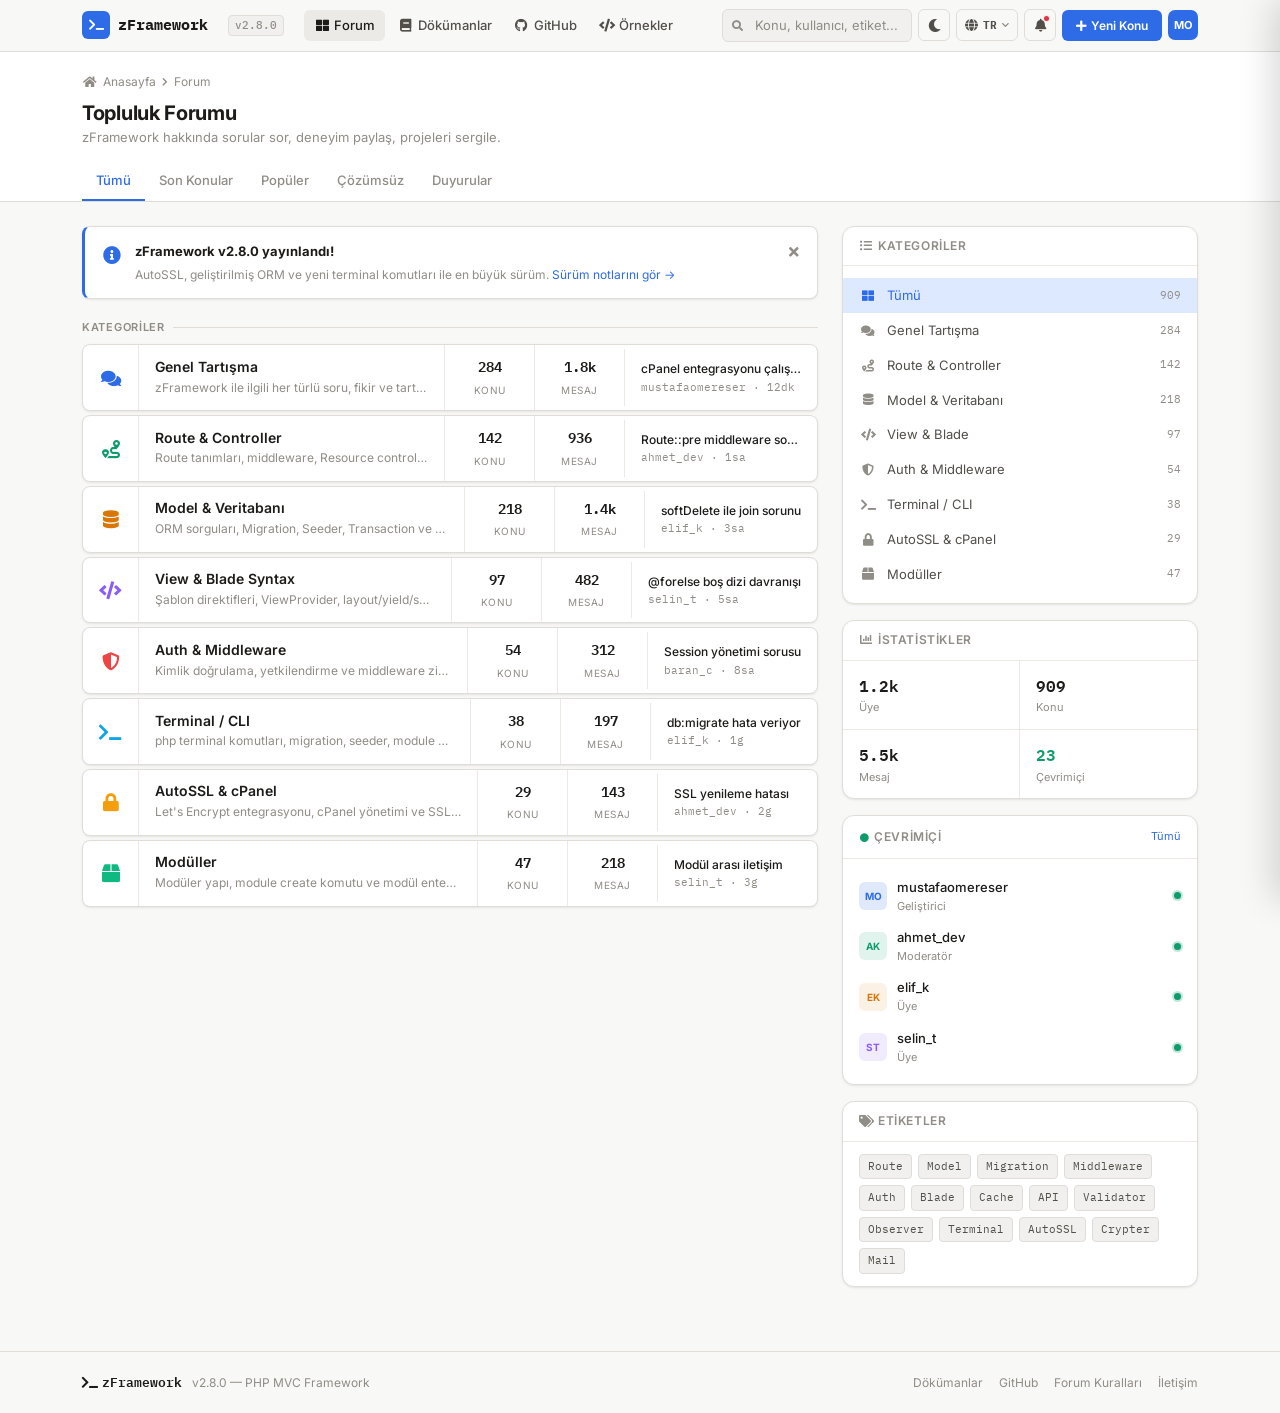
<file: theme/index.html>
<!DOCTYPE html>
<html lang="tr">
<head>
  <meta charset="UTF-8">
  <meta name="viewport" content="width=device-width, initial-scale=1.0">
  <meta name="csrf-token" content="">
  <title>zFramework — Topluluk Forumu</title>
  <link rel="preconnect" href="https://fonts.googleapis.com">
  <link href="https://fonts.googleapis.com/css2?family=IBM+Plex+Mono:wght@400;500;600&family=Inter:wght@400;500;600;700;800&display=swap" rel="stylesheet">
  <link rel="stylesheet" href="https://cdnjs.cloudflare.com/ajax/libs/font-awesome/5.15.4/css/all.min.css">
  <link href="https://cdn.jsdelivr.net/npm/bootstrap@5.3.3/dist/css/bootstrap.min.css" rel="stylesheet">
  <link rel="stylesheet" href="forum.css">
</head>
<body>

<!-- NAVBAR (include _navbar.html) -->
<nav class="site-nav">
  <div class="container"><div class="nav-inner">
    <a href="index.html" class="nav-brand">
      <div class="brand-icon"><i class="fas fa-terminal"></i></div>
      zFramework<span class="brand-cursor"></span><span class="brand-ver">v2.8.0</span>
    </a>
    <div class="nav-links">
      <a href="index.html" class="nav-link-item active"><i class="fas fa-th-large fa-fw me-1"></i>Forum</a>
      <a href="#" class="nav-link-item"><i class="fas fa-book fa-fw me-1"></i>Dökümanlar</a>
      <a href="#" class="nav-link-item"><i class="fab fa-github fa-fw me-1"></i>GitHub</a>
      <a href="#" class="nav-link-item"><i class="fas fa-code fa-fw me-1"></i>Örnekler</a>
    </div>
    <div class="nav-right">
      <div class="nav-search"><i class="fas fa-search search-icon"></i><input type="text" placeholder="Konu, kullanıcı, etiket..."></div>
      <button class="btn-icon btn-search-mobile" id="searchMobileBtn"><i class="fas fa-search"></i></button>
      <button class="btn-icon" id="themeToggle"><i class="fas fa-moon" id="themeIcon"></i></button>
      <div class="nav-lang" id="navLang">
        <button class="btn-icon" id="langBtn" style="gap:5px;"><i class="fas fa-globe"></i><span class="nav-lang-label">TR</span><i class="fas fa-chevron-down nav-lang-arrow"></i></button>
        <ul class="nav-lang-dropdown">
          <li><a class="nav-lang-item active" href="#"><i class="fas fa-check nav-lang-check"></i>Türkçe</a></li>
          <li><a class="nav-lang-item" href="#"><i class="fas fa-check nav-lang-check"></i>English</a></li>
        </ul>
      </div>
      <div class="nav-notif" id="navNotif">
        <button class="btn-icon" id="notifBtn"><i class="fas fa-bell"></i><span class="badge-dot" id="notifBadge"></span></button>
        <div class="notif-dropdown">
          <div class="notif-head"><span class="notif-head-title">Bildirimler</span><a href="#" class="notif-head-clear" id="notifClearAll">Tümünü okundu işaretle</a></div>
          <div class="notif-list">
            <div class="notif-item unread" data-id="1">
              <div class="notif-avatar" style="background:rgba(46,107,230,.15);color:var(--accent);">AK</div>
              <div class="notif-body"><div class="notif-text"><strong>ahmet_dev</strong> konunuza cevap verdi</div><div class="notif-sub">Route::pre middleware sorusu</div><div class="notif-time"><i class="fas fa-clock"></i> 14dk önce</div></div>
              <div class="notif-unread-dot"></div>
            </div>
            <div class="notif-item unread" data-id="2">
              <div class="notif-avatar" style="background:rgba(15,154,107,.12);color:var(--accent-2);">MO</div>
              <div class="notif-body"><div class="notif-text"><strong>mustafaomereser</strong> konunuzu sabitledi</div><div class="notif-sub">zFramework v2.8.0 Sürüm Notları</div><div class="notif-time"><i class="fas fa-clock"></i> 1sa önce</div></div>
              <div class="notif-unread-dot"></div>
            </div>
            <div class="notif-item unread" data-id="3">
              <div class="notif-avatar" style="background:rgba(217,119,6,.1);color:var(--accent-3);">EK</div>
              <div class="notif-body"><div class="notif-text"><strong>elif_k</strong> konunuzu beğendi</div><div class="notif-sub">softDelete ile join sorunu</div><div class="notif-time"><i class="fas fa-clock"></i> 3sa önce</div></div>
              <div class="notif-unread-dot"></div>
            </div>
            <div class="notif-item" data-id="4">
              <div class="notif-avatar" style="background:rgba(139,92,246,.12);color:#8b5cf6;">ST</div>
              <div class="notif-body"><div class="notif-text"><strong>selin_t</strong> konunuza cevap verdi</div><div class="notif-sub">@forelse boş dizi davranışı</div><div class="notif-time"><i class="fas fa-clock"></i> 1g önce</div></div>
            </div>
          </div>
          <a href="#" class="notif-footer">Tüm bildirimleri gör <i class="fas fa-arrow-right" style="font-size:10px;"></i></a>
        </div>
      </div>
      <a href="new-topic.html" class="btn-new"><i class="fas fa-plus me-1"></i>Yeni Konu</a>
      <div class="nav-user" id="navUser">
        <div class="nav-avatar" id="navAvatarBtn">MO</div>
        <div class="user-dropdown">
          <div class="user-dropdown-header"><div class="user-dropdown-name">mustafaomereser</div><div class="user-dropdown-email">mustafa@localhost</div></div>
          <a href="profile.html" class="user-dropdown-item"><span class="dd-icon"><i class="fas fa-user"></i></span>Profilim</a>
          <a href="#" class="user-dropdown-item"><span class="dd-icon"><i class="fas fa-pen-alt"></i></span>Konularım</a>
          <a href="#" class="user-dropdown-item"><span class="dd-icon"><i class="fas fa-bookmark"></i></span>Kaydettiklerim</a>
          <div class="user-dropdown-sep"></div>
          <a href="#" class="user-dropdown-item"><span class="dd-icon"><i class="fas fa-cog"></i></span>Ayarlar</a>
          <div class="user-dropdown-sep"></div>
          <a href="#" class="user-dropdown-item danger" id="signoutBtn"><span class="dd-icon"><i class="fas fa-sign-out-alt"></i></span>Çıkış Yap</a>
        </div>
      </div>
      <button class="nav-toggle" id="navToggle"><i class="fas fa-bars"></i></button>
    </div>
  </div></div>
</nav>
<div class="drawer-overlay" id="drawerOverlay"></div>
<div class="mobile-drawer" id="mobileDrawer">
  <div class="drawer-head"><div class="drawer-brand"><div class="brand-icon" style="width:24px;height:24px;background:var(--accent);border-radius:5px;display:flex;align-items:center;justify-content:center;color:#fff;font-size:11px;"><i class="fas fa-terminal"></i></div>zFramework</div><button class="drawer-close" id="drawerClose"><i class="fas fa-times"></i></button></div>
  <div class="drawer-search"><div class="drawer-search-wrap"><i class="fas fa-search si"></i><input type="text" placeholder="Ara..."></div></div>
  <div class="drawer-section-label">Navigasyon</div>
  <a href="index.html" class="drawer-link active"><span class="dl-icon"><i class="fas fa-th-large"></i></span>Forum</a>
  <a href="#" class="drawer-link"><span class="dl-icon"><i class="fas fa-book"></i></span>Dökümanlar</a>
  <a href="#" class="drawer-link"><span class="dl-icon"><i class="fab fa-github"></i></span>GitHub</a>
  <div class="drawer-section-label">Forum</div>
  <a href="topics.html" class="drawer-link"><span class="dl-icon"><i class="fas fa-clock"></i></span>Son Konular</a>
  <a href="topics.html?filter=popular" class="drawer-link"><span class="dl-icon"><i class="fas fa-fire"></i></span>Popüler</a>
  <a href="topics.html?filter=unsolved" class="drawer-link"><span class="dl-icon"><i class="fas fa-question-circle"></i></span>Çözümsüz</a>
  <div class="drawer-section-label">Görünüm</div>
  <div class="drawer-link" id="drawerThemeToggle" style="cursor:pointer;"><span class="dl-icon"><i class="fas fa-moon" id="drawerThemeIcon"></i></span><span id="drawerThemeLabel">Karanlık Tema</span></div>
  <div style="padding:12px 16px 4px;"><a href="new-topic.html" class="btn-new" style="display:flex;align-items:center;justify-content:center;gap:6px;padding:9px 14px;border-radius:8px;animation:none;box-shadow:none;"><i class="fas fa-plus"></i>Yeni Konu</a></div>
  <div class="drawer-user">
    <div class="drawer-user-info"><div class="drawer-avatar">MO</div><div><div class="drawer-user-name">mustafaomereser</div><div class="drawer-user-role">Geliştirici</div></div></div>
    <a href="profile.html" class="drawer-link" style="padding-left:0;border-radius:6px;"><span class="dl-icon"><i class="fas fa-user"></i></span>Profilim</a>
    <a href="#" class="drawer-link" style="padding-left:0;border-radius:6px;color:var(--danger);"><span class="dl-icon" style="color:var(--danger);"><i class="fas fa-sign-out-alt"></i></span>Çıkış Yap</a>
  </div>
</div>
<div class="search-overlay" id="searchOverlay"><div class="search-overlay-box"><i class="fas fa-search" style="color:var(--txt-muted);font-size:14px;flex-shrink:0;"></i><input type="text" id="searchOverlayInput" placeholder="Konu, kullanıcı veya etiket ara..."><button class="search-overlay-close" id="searchOverlayClose"><i class="fas fa-times"></i></button></div></div>
<div class="auth-overlay" id="authOverlay">
  <div class="auth-modal">
    <div class="auth-modal-header"><div class="auth-modal-logo"><div class="auth-modal-logo-icon"><i class="fas fa-terminal"></i></div>zFramework</div><button class="auth-modal-close" id="authModalClose"><i class="fas fa-times"></i></button></div>
    <div class="auth-tabs"><button class="auth-tab-btn active" data-tab="signin"><i class="fas fa-sign-in-alt me-1"></i>Giriş Yap</button><button class="auth-tab-btn" data-tab="signup"><i class="fas fa-user-plus me-1"></i>Kayıt Ol</button></div>
    <div class="auth-modal-body">
      <div class="auth-alert-strip" id="authAlert"><i class="fas fa-exclamation-circle"></i><span id="authAlertMsg"></span></div>
      <div class="auth-pane active" id="pane-signin">
        <form id="signinForm" autocomplete="off">
          <div class="auth-field"><label>E-posta</label><div class="auth-input-wrap"><i class="fas fa-envelope ai"></i><input class="form-control auth-input" type="email" name="email" placeholder="ornek@mail.com" required></div></div>
          <div class="auth-field"><label>Şifre</label><div class="auth-input-wrap"><i class="fas fa-lock ai"></i><input class="form-control auth-input has-toggle" type="password" name="password" id="signin-pw" placeholder="••••••••" required><button type="button" class="pw-toggle" data-target="signin-pw"><i class="fas fa-eye"></i></button></div></div>
          <a href="#" class="auth-forgot">Şifremi unuttum?</a>
          <div class="mb-3"><input type="checkbox" name="keep-logged-in" id="keep-logged-in" class="form-check-input"><label for="keep-logged-in" class="auth-check-label">Beni hatırla</label></div>
          <button type="submit" class="btn btn-sm btn-primary w-100 auth-submit" id="signinBtn"><span class="auth-spin"></span><span class="btn-label"><i class="fas fa-sign-in-alt me-1"></i>Giriş Yap</span></button>
        </form>
      </div>
      <div class="auth-pane" id="pane-signup">
        <form id="signupForm" autocomplete="off">
          <div class="auth-field"><label>Kullanıcı Adı</label><div class="auth-input-wrap"><i class="fas fa-user ai"></i><input class="form-control auth-input" type="text" name="username" placeholder="kullanici_adi" required></div></div>
          <div class="auth-field"><label>E-posta</label><div class="auth-input-wrap"><i class="fas fa-envelope ai"></i><input class="form-control auth-input" type="email" name="email" placeholder="ornek@mail.com" required></div></div>
          <div class="row g-2">
            <div class="col-6"><div class="auth-field"><label>Şifre</label><div class="auth-input-wrap"><i class="fas fa-lock ai"></i><input class="form-control auth-input has-toggle" type="password" name="password" id="signup-pw" placeholder="••••••••" required><button type="button" class="pw-toggle" data-target="signup-pw"><i class="fas fa-eye"></i></button></div></div></div>
            <div class="col-6"><div class="auth-field"><label>Tekrar</label><div class="auth-input-wrap"><i class="fas fa-lock ai"></i><input class="form-control auth-input has-toggle" type="password" name="re-password" id="signup-pw2" placeholder="••••••••" required><button type="button" class="pw-toggle" data-target="signup-pw2"><i class="fas fa-eye"></i></button></div></div></div>
          </div>
          <div class="mb-3"><input type="checkbox" name="terms" id="terms" class="form-check-input" required><label for="terms" class="auth-check-label"><a href="#">Kullanım koşullarını</a> kabul ediyorum</label></div>
          <button type="submit" class="btn btn-sm btn-primary w-100 auth-submit" id="signupBtn"><span class="auth-spin"></span><span class="btn-label"><i class="fas fa-user-plus me-1"></i>Kayıt Ol</span></button>
        </form>
      </div>
    </div>
    <div class="auth-modal-footer">Topluluğa katılarak <a href="#">forum kurallarını</a> kabul etmiş olursunuz.</div>
  </div>
</div>

<!-- PAGE HEADER -->
<div class="page-header">
  <div class="container">
    <div class="breadcrumb-bar"><i class="fas fa-home fa-fw"></i><a href="#">Anasayfa</a><i class="fas fa-chevron-right" style="font-size:9px;"></i><span>Forum</span></div>
    <h1 class="page-title">Topluluk Forumu</h1>
    <p class="page-subtitle">zFramework hakkında sorular sor, deneyim paylaş, projeleri sergile.</p>
    <div class="header-tabs">
      <a href="#" class="header-tab active" data-filter="all">Tümü</a>
      <a href="topics.html" class="header-tab" data-filter="latest">Son Konular</a>
      <a href="topics.html?filter=popular" class="header-tab" data-filter="popular">Popüler</a>
      <a href="topics.html?filter=unsolved" class="header-tab" data-filter="unsolved">Çözümsüz</a>
      <a href="#" class="header-tab" data-filter="announcements">Duyurular</a>
    </div>
  </div>
</div>

<!-- MAIN -->
<div style="padding:24px 0 48px;">
  <div class="container">
    <div class="row g-4">

      <!-- Content -->
      <div class="col-xl-8 col-lg-8">

        <!-- Notice -->
        <div class="notice-banner">
          <div class="notice-icon"><i class="fas fa-info-circle"></i></div>
          <div>
            <p class="notice-title">zFramework v2.8.0 yayınlandı!</p>
            <p class="notice-text">AutoSSL, geliştirilmiş ORM ve yeni terminal komutları ile en büyük sürüm. <a href="#">Sürüm notlarını gör →</a></p>
          </div>
          <button class="notice-close"><i class="fas fa-times"></i></button>
        </div>

        <div class="section-label">Kategoriler</div>

        <!-- Categories — API'den yüklenecek, şimdilik statik -->
        <div id="categoryList">

          <div class="forum-row" onclick="location.href='topics.html?cat=1'">
            <div class="forum-row-icon" style="color:#2e6be6;"><i class="fas fa-comments"></i></div>
            <div class="forum-row-body">
              <h2 class="forum-row-title">Genel Tartışma</h2>
              <p class="forum-row-desc">zFramework ile ilgili her türlü soru, fikir ve tartışma.</p>
            </div>
            <div class="forum-row-stats"><span class="st-val">284</span><span class="st-lbl">Konu</span></div>
            <div class="forum-row-stats"><span class="st-val">1.8k</span><span class="st-lbl">Mesaj</span></div>
            <div class="forum-row-last"><div class="forum-row-last-title">cPanel entegrasyonu çalışmıyor</div><div class="forum-row-last-meta">mustafaomereser · 12dk</div></div>
          </div>

          <div class="forum-row" onclick="location.href='topics.html?cat=2'">
            <div class="forum-row-icon" style="color:#0f9c6b;"><i class="fas fa-route"></i></div>
            <div class="forum-row-body">
              <h2 class="forum-row-title">Route & Controller</h2>
              <p class="forum-row-desc">Route tanımları, middleware, Resource controller ve parametre kullanımı.</p>
            </div>
            <div class="forum-row-stats"><span class="st-val">142</span><span class="st-lbl">Konu</span></div>
            <div class="forum-row-stats"><span class="st-val">936</span><span class="st-lbl">Mesaj</span></div>
            <div class="forum-row-last"><div class="forum-row-last-title">Route::pre middleware sorusu</div><div class="forum-row-last-meta">ahmet_dev · 1sa</div></div>
          </div>

          <div class="forum-row" onclick="location.href='topics.html?cat=3'">
            <div class="forum-row-icon" style="color:#d97706;"><i class="fas fa-database"></i></div>
            <div class="forum-row-body">
              <h2 class="forum-row-title">Model & Veritabanı</h2>
              <p class="forum-row-desc">ORM sorguları, Migration, Seeder, Transaction ve Observer kullanımı.</p>
            </div>
            <div class="forum-row-stats"><span class="st-val">218</span><span class="st-lbl">Konu</span></div>
            <div class="forum-row-stats"><span class="st-val">1.4k</span><span class="st-lbl">Mesaj</span></div>
            <div class="forum-row-last"><div class="forum-row-last-title">softDelete ile join sorunu</div><div class="forum-row-last-meta">elif_k · 3sa</div></div>
          </div>

          <div class="forum-row" onclick="location.href='topics.html?cat=4'">
            <div class="forum-row-icon" style="color:#8b5cf6;"><i class="fas fa-code"></i></div>
            <div class="forum-row-body">
              <h2 class="forum-row-title">View & Blade Syntax</h2>
              <p class="forum-row-desc">Şablon direktifleri, ViewProvider, layout/yield/section kullanımı.</p>
            </div>
            <div class="forum-row-stats"><span class="st-val">97</span><span class="st-lbl">Konu</span></div>
            <div class="forum-row-stats"><span class="st-val">482</span><span class="st-lbl">Mesaj</span></div>
            <div class="forum-row-last"><div class="forum-row-last-title">@forelse boş dizi davranışı</div><div class="forum-row-last-meta">selin_t · 5sa</div></div>
          </div>

          <div class="forum-row" onclick="location.href='topics.html?cat=5'">
            <div class="forum-row-icon" style="color:#ef4444;"><i class="fas fa-shield-alt"></i></div>
            <div class="forum-row-body">
              <h2 class="forum-row-title">Auth & Middleware</h2>
              <p class="forum-row-desc">Kimlik doğrulama, yetkilendirme ve middleware zinciri.</p>
            </div>
            <div class="forum-row-stats"><span class="st-val">54</span><span class="st-lbl">Konu</span></div>
            <div class="forum-row-stats"><span class="st-val">312</span><span class="st-lbl">Mesaj</span></div>
            <div class="forum-row-last"><div class="forum-row-last-title">Session yönetimi sorusu</div><div class="forum-row-last-meta">baran_c · 8sa</div></div>
          </div>

          <div class="forum-row" onclick="location.href='topics.html?cat=6'">
            <div class="forum-row-icon" style="color:#0ea5e9;"><i class="fas fa-terminal"></i></div>
            <div class="forum-row-body">
              <h2 class="forum-row-title">Terminal / CLI</h2>
              <p class="forum-row-desc">php terminal komutları, migration, seeder, module create kullanımı.</p>
            </div>
            <div class="forum-row-stats"><span class="st-val">38</span><span class="st-lbl">Konu</span></div>
            <div class="forum-row-stats"><span class="st-val">197</span><span class="st-lbl">Mesaj</span></div>
            <div class="forum-row-last"><div class="forum-row-last-title">db:migrate hata veriyor</div><div class="forum-row-last-meta">elif_k · 1g</div></div>
          </div>

          <div class="forum-row" onclick="location.href='topics.html?cat=7'">
            <div class="forum-row-icon" style="color:#f59e0b;"><i class="fas fa-lock"></i></div>
            <div class="forum-row-body">
              <h2 class="forum-row-title">AutoSSL & cPanel</h2>
              <p class="forum-row-desc">Let's Encrypt entegrasyonu, cPanel yönetimi ve SSL yapılandırması.</p>
            </div>
            <div class="forum-row-stats"><span class="st-val">29</span><span class="st-lbl">Konu</span></div>
            <div class="forum-row-stats"><span class="st-val">143</span><span class="st-lbl">Mesaj</span></div>
            <div class="forum-row-last"><div class="forum-row-last-title">SSL yenileme hatası</div><div class="forum-row-last-meta">ahmet_dev · 2g</div></div>
          </div>

          <div class="forum-row" onclick="location.href='topics.html?cat=8'">
            <div class="forum-row-icon" style="color:#10b981;"><i class="fas fa-box"></i></div>
            <div class="forum-row-body">
              <h2 class="forum-row-title">Modüller</h2>
              <p class="forum-row-desc">Modüler yapı, module create komutu ve modül entegrasyonları.</p>
            </div>
            <div class="forum-row-stats"><span class="st-val">47</span><span class="st-lbl">Konu</span></div>
            <div class="forum-row-stats"><span class="st-val">218</span><span class="st-lbl">Mesaj</span></div>
            <div class="forum-row-last"><div class="forum-row-last-title">Modül arası iletişim</div><div class="forum-row-last-meta">selin_t · 3g</div></div>
          </div>

        </div><!-- /categoryList -->
      </div>

      <!-- Sidebar -->
      <div class="col-xl-4 col-lg-4">

        <div class="sidebar-block">
          <div class="sidebar-block-head"><h3><i class="fas fa-list-ul fa-fw me-1"></i>Kategoriler</h3></div>
          <div class="sidebar-block-body">
            <a href="topics.html" class="cat-nav-item active"><span class="cat-icon"><i class="fas fa-th-large"></i></span>Tümü<span class="cat-count">909</span></a>
            <a href="topics.html?cat=1" class="cat-nav-item"><span class="cat-icon"><i class="fas fa-comments"></i></span>Genel Tartışma<span class="cat-count">284</span></a>
            <a href="topics.html?cat=2" class="cat-nav-item"><span class="cat-icon"><i class="fas fa-route"></i></span>Route & Controller<span class="cat-count">142</span></a>
            <a href="topics.html?cat=3" class="cat-nav-item"><span class="cat-icon"><i class="fas fa-database"></i></span>Model & Veritabanı<span class="cat-count">218</span></a>
            <a href="topics.html?cat=4" class="cat-nav-item"><span class="cat-icon"><i class="fas fa-code"></i></span>View & Blade<span class="cat-count">97</span></a>
            <a href="topics.html?cat=5" class="cat-nav-item"><span class="cat-icon"><i class="fas fa-shield-alt"></i></span>Auth & Middleware<span class="cat-count">54</span></a>
            <a href="topics.html?cat=6" class="cat-nav-item"><span class="cat-icon"><i class="fas fa-terminal"></i></span>Terminal / CLI<span class="cat-count">38</span></a>
            <a href="topics.html?cat=7" class="cat-nav-item"><span class="cat-icon"><i class="fas fa-lock"></i></span>AutoSSL & cPanel<span class="cat-count">29</span></a>
            <a href="topics.html?cat=8" class="cat-nav-item"><span class="cat-icon"><i class="fas fa-box"></i></span>Modüller<span class="cat-count">47</span></a>
          </div>
        </div>

        <div class="sidebar-block">
          <div class="sidebar-block-head"><h3><i class="fas fa-chart-bar fa-fw me-1"></i>İstatistikler</h3></div>
          <div class="stat-strip">
            <div class="stat-cell"><div class="stat-val">1.2k</div><div class="stat-lbl">Üye</div></div>
            <div class="stat-cell"><div class="stat-val">909</div><div class="stat-lbl">Konu</div></div>
            <div class="stat-cell"><div class="stat-val">5.5k</div><div class="stat-lbl">Mesaj</div></div>
            <div class="stat-cell"><div class="stat-val" style="color:var(--accent-2);">23</div><div class="stat-lbl">Çevrimiçi</div></div>
          </div>
        </div>

        <div class="sidebar-block">
          <div class="sidebar-block-head"><h3><i class="fas fa-circle fa-fw me-1" style="color:var(--accent-2);font-size:9px;"></i>Çevrimiçi</h3><a href="#">Tümü</a></div>
          <div class="sidebar-block-body">
            <div class="online-member"><div class="online-avatar" style="background:rgba(46,107,230,.15);color:var(--accent);">MO</div><div><div class="online-name">mustafaomereser</div><div class="online-role">Geliştirici</div></div><div class="online-dot"></div></div>
            <div class="online-member"><div class="online-avatar" style="background:rgba(15,154,107,.12);color:var(--accent-2);">AK</div><div><div class="online-name">ahmet_dev</div><div class="online-role">Moderatör</div></div><div class="online-dot"></div></div>
            <div class="online-member"><div class="online-avatar" style="background:rgba(217,119,6,.1);color:var(--accent-3);">EK</div><div><div class="online-name">elif_k</div><div class="online-role">Üye</div></div><div class="online-dot"></div></div>
            <div class="online-member"><div class="online-avatar" style="background:rgba(139,92,246,.12);color:#8b5cf6;">ST</div><div><div class="online-name">selin_t</div><div class="online-role">Üye</div></div><div class="online-dot"></div></div>
          </div>
        </div>

        <div class="sidebar-block">
          <div class="sidebar-block-head"><h3><i class="fas fa-tags fa-fw me-1"></i>Etiketler</h3></div>
          <div class="tag-list">
            <a href="#" class="tag">Route</a><a href="#" class="tag">Model</a><a href="#" class="tag">Migration</a>
            <a href="#" class="tag">Middleware</a><a href="#" class="tag">Auth</a><a href="#" class="tag">Blade</a>
            <a href="#" class="tag">Cache</a><a href="#" class="tag">API</a><a href="#" class="tag">Validator</a>
            <a href="#" class="tag">Observer</a><a href="#" class="tag">Terminal</a><a href="#" class="tag">AutoSSL</a>
            <a href="#" class="tag">Crypter</a><a href="#" class="tag">Mail</a>
          </div>
        </div>

      </div>
    </div>
  </div>
</div>

<footer class="site-footer">
  <div class="container">
    <div class="row align-items-center">
      <div class="col-md-6"><span class="footer-brand"><i class="fas fa-terminal me-1"></i>zFramework</span><span style="margin-left:10px;">v2.8.0 — PHP MVC Framework</span></div>
      <div class="col-md-6 text-md-end mt-2 mt-md-0" style="display:flex;gap:16px;justify-content:flex-end;flex-wrap:wrap;"><a href="#">Dökümanlar</a><a href="#">GitHub</a><a href="#">Forum Kuralları</a><a href="#">İletişim</a></div>
    </div>
  </div>
</footer>

<script src="https://cdn.jsdelivr.net/npm/jquery@3.7.1/dist/jquery.min.js"></script>
<script src="https://cdn.jsdelivr.net/npm/bootstrap@5.3.3/dist/js/bootstrap.bundle.min.js"></script>
<script src="forum.js"></script>
</body>
</html>
</file>
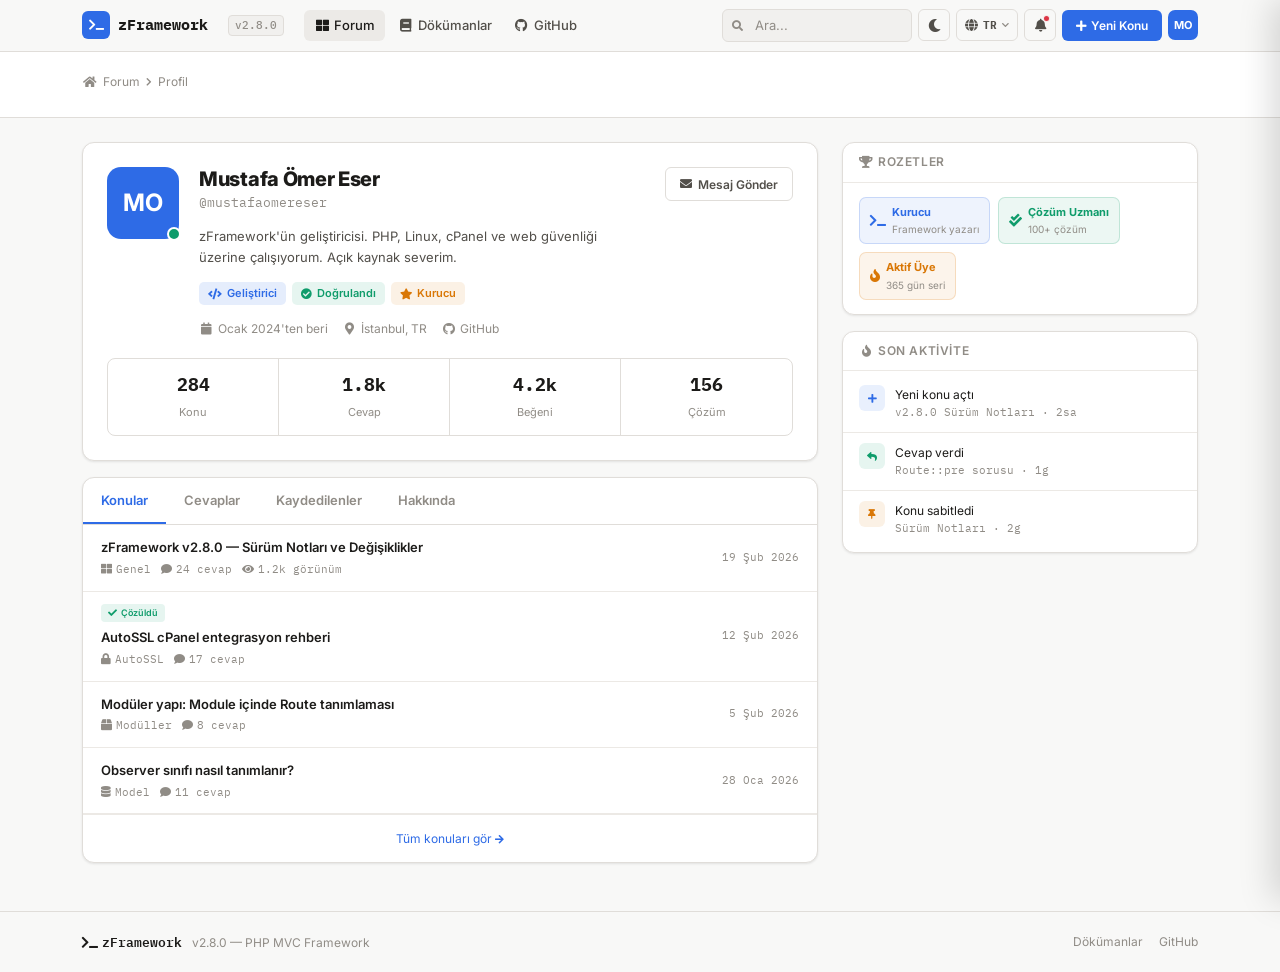
<file: theme/profile.html>
<!DOCTYPE html>
<html lang="tr">
<head>
  <meta charset="UTF-8"><meta name="viewport" content="width=device-width, initial-scale=1.0">
  <meta name="csrf-token" content="">
  <title>mustafaomereser — zFramework Forum</title>
  <link rel="preconnect" href="https://fonts.googleapis.com">
  <link href="https://fonts.googleapis.com/css2?family=IBM+Plex+Mono:wght@400;500;600&family=Inter:wght@400;500;600;700;800&display=swap" rel="stylesheet">
  <link rel="stylesheet" href="https://cdnjs.cloudflare.com/ajax/libs/font-awesome/5.15.4/css/all.min.css">
  <link href="https://cdn.jsdelivr.net/npm/bootstrap@5.3.3/dist/css/bootstrap.min.css" rel="stylesheet">
  <link rel="stylesheet" href="forum.css">
</head>
<body>

<!-- NAVBAR -->
<nav class="site-nav">
  <div class="container"><div class="nav-inner">
    <a href="index.html" class="nav-brand"><div class="brand-icon"><i class="fas fa-terminal"></i></div>zFramework<span class="brand-cursor"></span><span class="brand-ver">v2.8.0</span></a>
    <div class="nav-links">
      <a href="index.html" class="nav-link-item active"><i class="fas fa-th-large fa-fw me-1"></i>Forum</a>
      <a href="#" class="nav-link-item"><i class="fas fa-book fa-fw me-1"></i>Dökümanlar</a>
      <a href="#" class="nav-link-item"><i class="fab fa-github fa-fw me-1"></i>GitHub</a>
    </div>
    <div class="nav-right">
      <div class="nav-search"><i class="fas fa-search search-icon"></i><input type="text" placeholder="Ara..."></div>
      <button class="btn-icon btn-search-mobile" id="searchMobileBtn"><i class="fas fa-search"></i></button>
      <button class="btn-icon" id="themeToggle"><i class="fas fa-moon" id="themeIcon"></i></button>
      <div class="nav-lang" id="navLang"><button class="btn-icon" id="langBtn" style="gap:5px;"><i class="fas fa-globe"></i><span class="nav-lang-label">TR</span><i class="fas fa-chevron-down nav-lang-arrow"></i></button><ul class="nav-lang-dropdown"><li><a class="nav-lang-item active" href="#"><i class="fas fa-check nav-lang-check"></i>Türkçe</a></li><li><a class="nav-lang-item" href="#"><i class="fas fa-check nav-lang-check"></i>English</a></li></ul></div>
      <div class="nav-notif" id="navNotif"><button class="btn-icon" id="notifBtn"><i class="fas fa-bell"></i><span class="badge-dot" id="notifBadge"></span></button><div class="notif-dropdown"><div class="notif-head"><span class="notif-head-title">Bildirimler</span><a href="#" class="notif-head-clear" id="notifClearAll">Tümünü okundu işaretle</a></div><div class="notif-list"><div class="notif-item unread" data-id="1"><div class="notif-avatar" style="background:rgba(46,107,230,.15);color:var(--accent);">AK</div><div class="notif-body"><div class="notif-text"><strong>ahmet_dev</strong> cevap verdi</div><div class="notif-sub">Route::pre middleware</div><div class="notif-time"><i class="fas fa-clock"></i> 14dk</div></div><div class="notif-unread-dot"></div></div></div><a href="#" class="notif-footer">Tüm bildirimleri gör <i class="fas fa-arrow-right" style="font-size:10px;"></i></a></div></div>
      <a href="new-topic.html" class="btn-new"><i class="fas fa-plus me-1"></i>Yeni Konu</a>
      <div class="nav-user" id="navUser"><div class="nav-avatar" id="navAvatarBtn">MO</div><div class="user-dropdown"><div class="user-dropdown-header"><div class="user-dropdown-name">mustafaomereser</div><div class="user-dropdown-email">mustafa@localhost</div></div><a href="profile.html" class="user-dropdown-item"><span class="dd-icon"><i class="fas fa-user"></i></span>Profilim</a><a href="#" class="user-dropdown-item"><span class="dd-icon"><i class="fas fa-pen-alt"></i></span>Konularım</a><div class="user-dropdown-sep"></div><a href="#" class="user-dropdown-item"><span class="dd-icon"><i class="fas fa-cog"></i></span>Ayarlar</a><div class="user-dropdown-sep"></div><a href="#" class="user-dropdown-item danger" id="signoutBtn"><span class="dd-icon"><i class="fas fa-sign-out-alt"></i></span>Çıkış Yap</a></div></div>
      <button class="nav-toggle" id="navToggle"><i class="fas fa-bars"></i></button>
    </div>
  </div></div>
</nav>
<div class="drawer-overlay" id="drawerOverlay"></div>
<div class="mobile-drawer" id="mobileDrawer"><div class="drawer-head"><div class="drawer-brand"><div class="brand-icon" style="width:24px;height:24px;background:var(--accent);border-radius:5px;display:flex;align-items:center;justify-content:center;color:#fff;font-size:11px;"><i class="fas fa-terminal"></i></div>zFramework</div><button class="drawer-close" id="drawerClose"><i class="fas fa-times"></i></button></div><div class="drawer-search"><div class="drawer-search-wrap"><i class="fas fa-search si"></i><input type="text" placeholder="Ara..."></div></div><div class="drawer-section-label">Forum</div><a href="index.html" class="drawer-link active"><span class="dl-icon"><i class="fas fa-th-large"></i></span>Forum</a><a href="topics.html" class="drawer-link"><span class="dl-icon"><i class="fas fa-clock"></i></span>Konular</a><div class="drawer-section-label">Görünüm</div><div class="drawer-link" id="drawerThemeToggle" style="cursor:pointer;"><span class="dl-icon"><i class="fas fa-moon" id="drawerThemeIcon"></i></span><span id="drawerThemeLabel">Karanlık Tema</span></div><div class="drawer-user"><div class="drawer-user-info"><div class="drawer-avatar">MO</div><div><div class="drawer-user-name">mustafaomereser</div><div class="drawer-user-role">Geliştirici</div></div></div><a href="profile.html" class="drawer-link" style="padding-left:0;border-radius:6px;"><span class="dl-icon"><i class="fas fa-user"></i></span>Profilim</a></div></div>
<div class="search-overlay" id="searchOverlay"><div class="search-overlay-box"><i class="fas fa-search" style="color:var(--txt-muted);font-size:14px;flex-shrink:0;"></i><input type="text" id="searchOverlayInput" placeholder="Ara..."><button class="search-overlay-close" id="searchOverlayClose"><i class="fas fa-times"></i></button></div></div>
<div class="auth-overlay" id="authOverlay"><div class="auth-modal"><div class="auth-modal-header"><div class="auth-modal-logo"><div class="auth-modal-logo-icon"><i class="fas fa-terminal"></i></div>zFramework</div><button class="auth-modal-close" id="authModalClose"><i class="fas fa-times"></i></button></div><div class="auth-tabs"><button class="auth-tab-btn active" data-tab="signin">Giriş Yap</button><button class="auth-tab-btn" data-tab="signup">Kayıt Ol</button></div><div class="auth-modal-body"><div class="auth-alert-strip" id="authAlert"><i class="fas fa-exclamation-circle"></i><span id="authAlertMsg"></span></div><div class="auth-pane active" id="pane-signin"><form id="signinForm"><div class="auth-field"><label>E-posta</label><div class="auth-input-wrap"><i class="fas fa-envelope ai"></i><input class="form-control auth-input" type="email" name="email" required></div></div><div class="auth-field"><label>Şifre</label><div class="auth-input-wrap"><i class="fas fa-lock ai"></i><input class="form-control auth-input has-toggle" type="password" name="password" id="signin-pw" required><button type="button" class="pw-toggle" data-target="signin-pw"><i class="fas fa-eye"></i></button></div></div><button type="submit" class="btn btn-sm btn-primary w-100 auth-submit" id="signinBtn"><span class="auth-spin"></span><span class="btn-label">Giriş Yap</span></button></form></div><div class="auth-pane" id="pane-signup"><form id="signupForm"><div class="auth-field"><label>Kullanıcı Adı</label><div class="auth-input-wrap"><i class="fas fa-user ai"></i><input class="form-control auth-input" type="text" name="username" required></div></div><div class="auth-field"><label>E-posta</label><div class="auth-input-wrap"><i class="fas fa-envelope ai"></i><input class="form-control auth-input" type="email" name="email" required></div></div><div class="row g-2"><div class="col-6"><div class="auth-field"><label>Şifre</label><div class="auth-input-wrap"><i class="fas fa-lock ai"></i><input class="form-control auth-input has-toggle" type="password" name="password" id="signup-pw" required><button type="button" class="pw-toggle" data-target="signup-pw"><i class="fas fa-eye"></i></button></div></div></div><div class="col-6"><div class="auth-field"><label>Tekrar</label><div class="auth-input-wrap"><i class="fas fa-lock ai"></i><input class="form-control auth-input has-toggle" type="password" name="re-password" id="signup-pw2" required><button type="button" class="pw-toggle" data-target="signup-pw2"><i class="fas fa-eye"></i></button></div></div></div></div><div class="mb-3"><input type="checkbox" name="terms" id="terms" class="form-check-input" required><label for="terms" class="auth-check-label"><a href="#">Koşulları</a> kabul ediyorum</label></div><button type="submit" class="btn btn-sm btn-primary w-100 auth-submit" id="signupBtn"><span class="auth-spin"></span><span class="btn-label">Kayıt Ol</span></button></form></div></div></div></div>

<!-- PAGE HEADER -->
<div class="page-header">
  <div class="container">
    <div class="breadcrumb-bar"><i class="fas fa-home fa-fw"></i><a href="index.html">Forum</a><i class="fas fa-chevron-right" style="font-size:9px;"></i><span>Profil</span></div>
    <div style="padding-bottom:16px;"></div>
  </div>
</div>

<!-- MAIN -->
<div style="padding:24px 0 48px;">
  <div class="container">
    <div class="row g-4">

      <!-- Profile content -->
      <div class="col-xl-8 col-lg-8">

        <!-- Profile header card -->
        <div class="profile-header">
          <div style="display:flex;align-items:flex-start;gap:20px;flex-wrap:wrap;">
            <div class="profile-avatar-wrap">
              <div class="profile-avatar">MO</div>
              <div class="profile-online"></div>
            </div>
            <div style="flex:1;min-width:0;">
              <h1 class="profile-name">Mustafa Ömer Eser</h1>
              <p class="profile-username">@mustafaomereser</p>
              <p class="profile-bio">zFramework'ün geliştiricisi. PHP, Linux, cPanel ve web güvenliği üzerine çalışıyorum. Açık kaynak severim.</p>
              <div class="profile-badges">
                <span class="profile-badge" style="background:rgba(46,107,230,.12);color:var(--accent);"><i class="fas fa-code"></i>Geliştirici</span>
                <span class="profile-badge" style="background:rgba(15,154,107,.1);color:var(--accent-2);"><i class="fas fa-check-circle"></i>Doğrulandı</span>
                <span class="profile-badge" style="background:rgba(217,119,6,.1);color:var(--accent-3);"><i class="fas fa-star"></i>Kurucu</span>
              </div>
              <div style="display:flex;align-items:center;gap:14px;flex-wrap:wrap;">
                <span style="font-size:12px;color:var(--txt-muted);"><i class="fas fa-calendar fa-fw me-1"></i>Ocak 2024'ten beri</span>
                <span style="font-size:12px;color:var(--txt-muted);"><i class="fas fa-map-marker-alt fa-fw me-1"></i>İstanbul, TR</span>
                <a href="https://github.com/mustafaomereser" style="font-size:12px;color:var(--txt-muted);text-decoration:none;"><i class="fab fa-github fa-fw me-1"></i>GitHub</a>
              </div>
            </div>
            <div>
              <button class="btn-icon" style="height:34px;width:auto;padding:0 14px;font-size:12px;gap:6px;font-weight:600;">
                <i class="fas fa-envelope"></i><span class="d-none d-sm-inline">Mesaj Gönder</span>
              </button>
            </div>
          </div>

          <!-- Stats -->
          <div class="profile-stats" style="margin-top:20px;">
            <div class="profile-stat"><span class="profile-stat-val">284</span><span class="profile-stat-lbl">Konu</span></div>
            <div class="profile-stat"><span class="profile-stat-val">1.8k</span><span class="profile-stat-lbl">Cevap</span></div>
            <div class="profile-stat"><span class="profile-stat-val">4.2k</span><span class="profile-stat-lbl">Beğeni</span></div>
            <div class="profile-stat"><span class="profile-stat-val">156</span><span class="profile-stat-lbl">Çözüm</span></div>
          </div>
        </div>

        <!-- Tabs -->
        <div class="profile-tab-content">
          <div class="profile-tab-head">
            <button class="profile-tab-btn active" data-tab="topics">Konular</button>
            <button class="profile-tab-btn" data-tab="replies">Cevaplar</button>
            <button class="profile-tab-btn" data-tab="saved">Kaydedilenler</button>
            <button class="profile-tab-btn" data-tab="about">Hakkında</button>
          </div>

          <!-- Topics tab -->
          <div class="profile-tab-pane active" id="ptab-topics">
            <div class="profile-topic-row" onclick="location.href='topic-detail.html'">
              <div style="display:flex;flex-direction:column;flex:1;min-width:0;gap:3px;">
                <div class="profile-topic-title">zFramework v2.8.0 — Sürüm Notları ve Değişiklikler</div>
                <div style="display:flex;gap:10px;flex-wrap:wrap;">
                  <span class="profile-topic-meta"><i class="fas fa-th-large me-1"></i>Genel</span>
                  <span class="profile-topic-meta"><i class="fas fa-comment me-1"></i>24 cevap</span>
                  <span class="profile-topic-meta"><i class="fas fa-eye me-1"></i>1.2k görünüm</span>
                </div>
              </div>
              <div class="profile-topic-meta">19 Şub 2026</div>
            </div>
            <div class="profile-topic-row" onclick="location.href='topic-detail.html'">
              <div style="display:flex;flex-direction:column;flex:1;min-width:0;gap:3px;">
                <div style="display:flex;align-items:center;gap:6px;margin-bottom:2px;"><span class="badge-pill badge-solved" style="font-size:9px;"><i class="fas fa-check me-1"></i>Çözüldü</span></div>
                <div class="profile-topic-title">AutoSSL cPanel entegrasyon rehberi</div>
                <div style="display:flex;gap:10px;flex-wrap:wrap;">
                  <span class="profile-topic-meta"><i class="fas fa-lock me-1"></i>AutoSSL</span>
                  <span class="profile-topic-meta"><i class="fas fa-comment me-1"></i>17 cevap</span>
                </div>
              </div>
              <div class="profile-topic-meta">12 Şub 2026</div>
            </div>
            <div class="profile-topic-row" onclick="location.href='topic-detail.html'">
              <div style="display:flex;flex-direction:column;flex:1;min-width:0;gap:3px;">
                <div class="profile-topic-title">Modüler yapı: Module içinde Route tanımlaması</div>
                <div style="display:flex;gap:10px;flex-wrap:wrap;">
                  <span class="profile-topic-meta"><i class="fas fa-box me-1"></i>Modüller</span>
                  <span class="profile-topic-meta"><i class="fas fa-comment me-1"></i>8 cevap</span>
                </div>
              </div>
              <div class="profile-topic-meta">5 Şub 2026</div>
            </div>
            <div class="profile-topic-row" onclick="location.href='topic-detail.html'">
              <div style="display:flex;flex-direction:column;flex:1;min-width:0;gap:3px;">
                <div class="profile-topic-title">Observer sınıfı nasıl tanımlanır?</div>
                <div style="display:flex;gap:10px;flex-wrap:wrap;">
                  <span class="profile-topic-meta"><i class="fas fa-database me-1"></i>Model</span>
                  <span class="profile-topic-meta"><i class="fas fa-comment me-1"></i>11 cevap</span>
                </div>
              </div>
              <div class="profile-topic-meta">28 Oca 2026</div>
            </div>
            <div style="padding:12px 18px;border-top:1px solid var(--border-soft);text-align:center;">
              <a href="topics.html" style="font-size:12px;color:var(--accent);">Tüm konuları gör <i class="fas fa-arrow-right" style="font-size:10px;"></i></a>
            </div>
          </div>

          <!-- Replies tab -->
          <div class="profile-tab-pane" id="ptab-replies">
            <div class="profile-topic-row" onclick="location.href='topic-detail.html'">
              <div style="flex:1;min-width:0;">
                <div style="font-size:11px;color:var(--txt-muted);margin-bottom:4px;"><i class="fas fa-reply me-1"></i>Route::pre middleware sorusu konusunda</div>
                <div class="profile-topic-title" style="font-size:13px;font-weight:400;color:var(--txt-2);">Route::pre ile middleware eklemek için <code style="background:var(--code-bg);padding:1px 5px;border-radius:3px;font-size:11px;">.middleware([])</code> zincirini kullanabilirsiniz...</div>
              </div>
              <div class="profile-topic-meta">18 Şub 2026</div>
            </div>
            <div class="profile-topic-row" onclick="location.href='topic-detail.html'">
              <div style="flex:1;min-width:0;">
                <div style="font-size:11px;color:var(--txt-muted);margin-bottom:4px;"><i class="fas fa-reply me-1"></i>softDelete ile join sorunu konusunda</div>
                <div class="profile-topic-title" style="font-size:13px;font-weight:400;color:var(--txt-2);">withTrashed() metodunu kullanarak soft-deleted kayıtları da join'e dahil edebilirsiniz...</div>
              </div>
              <div class="profile-topic-meta">17 Şub 2026</div>
            </div>
            <div style="padding:12px 18px;border-top:1px solid var(--border-soft);text-align:center;">
              <a href="#" style="font-size:12px;color:var(--accent);">Tüm cevapları gör <i class="fas fa-arrow-right" style="font-size:10px;"></i></a>
            </div>
          </div>

          <!-- Saved tab -->
          <div class="profile-tab-pane" id="ptab-saved">
            <div style="padding:32px;text-align:center;color:var(--txt-muted);">
              <i class="fas fa-bookmark" style="font-size:32px;margin-bottom:12px;opacity:.3;"></i>
              <div style="font-size:13px;">Henüz kaydedilmiş konu yok.</div>
            </div>
          </div>

          <!-- About tab -->
          <div class="profile-tab-pane" id="ptab-about">
            <div style="padding:20px 18px;">
              <div style="display:grid;grid-template-columns:1fr 1fr;gap:16px;">
                <div>
                  <div style="font-size:11px;font-weight:600;text-transform:uppercase;letter-spacing:.5px;color:var(--txt-muted);margin-bottom:8px;">İletişim</div>
                  <div style="display:flex;flex-direction:column;gap:8px;">
                    <div style="display:flex;align-items:center;gap:8px;font-size:13px;color:var(--txt-2);"><i class="fas fa-envelope fa-fw" style="color:var(--txt-muted);"></i>mustafa@localhost</div>
                    <div style="display:flex;align-items:center;gap:8px;font-size:13px;color:var(--txt-2);"><i class="fab fa-github fa-fw" style="color:var(--txt-muted);"></i>github.com/mustafaomereser</div>
                  </div>
                </div>
                <div>
                  <div style="font-size:11px;font-weight:600;text-transform:uppercase;letter-spacing:.5px;color:var(--txt-muted);margin-bottom:8px;">Üyelik</div>
                  <div style="display:flex;flex-direction:column;gap:8px;">
                    <div style="display:flex;align-items:center;gap:8px;font-size:13px;color:var(--txt-2);"><i class="fas fa-calendar fa-fw" style="color:var(--txt-muted);"></i>Ocak 2024</div>
                    <div style="display:flex;align-items:center;gap:8px;font-size:13px;color:var(--txt-2);"><i class="fas fa-map-marker-alt fa-fw" style="color:var(--txt-muted);"></i>İstanbul, TR</div>
                  </div>
                </div>
              </div>
            </div>
          </div>

        </div>
      </div>

      <!-- Sidebar -->
      <div class="col-xl-4 col-lg-4">

        <div class="sidebar-block">
          <div class="sidebar-block-head"><h3><i class="fas fa-trophy fa-fw me-1"></i>Rozetler</h3></div>
          <div style="padding:14px 16px;display:flex;flex-wrap:wrap;gap:8px;">
            <div style="display:flex;align-items:center;gap:6px;padding:6px 10px;background:rgba(46,107,230,.08);border:1px solid rgba(46,107,230,.2);border-radius:7px;">
              <i class="fas fa-terminal" style="color:var(--accent);font-size:13px;"></i>
              <div><div style="font-size:11px;font-weight:700;color:var(--accent);">Kurucu</div><div style="font-size:10px;color:var(--txt-muted);">Framework yazarı</div></div>
            </div>
            <div style="display:flex;align-items:center;gap:6px;padding:6px 10px;background:rgba(15,154,107,.08);border:1px solid rgba(15,154,107,.2);border-radius:7px;">
              <i class="fas fa-check-double" style="color:var(--accent-2);font-size:13px;"></i>
              <div><div style="font-size:11px;font-weight:700;color:var(--accent-2);">Çözüm Uzmanı</div><div style="font-size:10px;color:var(--txt-muted);">100+ çözüm</div></div>
            </div>
            <div style="display:flex;align-items:center;gap:6px;padding:6px 10px;background:rgba(217,119,6,.08);border:1px solid rgba(217,119,6,.2);border-radius:7px;">
              <i class="fas fa-fire" style="color:var(--accent-3);font-size:13px;"></i>
              <div><div style="font-size:11px;font-weight:700;color:var(--accent-3);">Aktif Üye</div><div style="font-size:10px;color:var(--txt-muted);">365 gün seri</div></div>
            </div>
          </div>
        </div>

        <div class="sidebar-block">
          <div class="sidebar-block-head"><h3><i class="fas fa-fire fa-fw me-1"></i>Son Aktivite</h3></div>
          <div style="padding:4px 0;">
            <div style="display:flex;align-items:flex-start;gap:10px;padding:10px 16px;border-bottom:1px solid var(--border-soft);">
              <div style="width:26px;height:26px;border-radius:6px;background:rgba(46,107,230,.1);display:flex;align-items:center;justify-content:center;flex-shrink:0;"><i class="fas fa-plus" style="font-size:10px;color:var(--accent);"></i></div>
              <div><div style="font-size:12px;color:var(--txt);">Yeni konu açtı</div><div style="font-size:11px;color:var(--txt-muted);font-family:var(--font-code);">v2.8.0 Sürüm Notları · 2sa</div></div>
            </div>
            <div style="display:flex;align-items:flex-start;gap:10px;padding:10px 16px;border-bottom:1px solid var(--border-soft);">
              <div style="width:26px;height:26px;border-radius:6px;background:rgba(15,154,107,.1);display:flex;align-items:center;justify-content:center;flex-shrink:0;"><i class="fas fa-reply" style="font-size:10px;color:var(--accent-2);"></i></div>
              <div><div style="font-size:12px;color:var(--txt);">Cevap verdi</div><div style="font-size:11px;color:var(--txt-muted);font-family:var(--font-code);">Route::pre sorusu · 1g</div></div>
            </div>
            <div style="display:flex;align-items:flex-start;gap:10px;padding:10px 16px;">
              <div style="width:26px;height:26px;border-radius:6px;background:rgba(217,119,6,.1);display:flex;align-items:center;justify-content:center;flex-shrink:0;"><i class="fas fa-thumbtack" style="font-size:10px;color:var(--accent-3);"></i></div>
              <div><div style="font-size:12px;color:var(--txt);">Konu sabitledi</div><div style="font-size:11px;color:var(--txt-muted);font-family:var(--font-code);">Sürüm Notları · 2g</div></div>
            </div>
          </div>
        </div>

      </div>
    </div>
  </div>
</div>

<footer class="site-footer"><div class="container"><div class="row align-items-center"><div class="col-md-6"><span class="footer-brand"><i class="fas fa-terminal me-1"></i>zFramework</span><span style="margin-left:10px;">v2.8.0 — PHP MVC Framework</span></div><div class="col-md-6 text-md-end mt-2 mt-md-0" style="display:flex;gap:16px;justify-content:flex-end;flex-wrap:wrap;"><a href="#">Dökümanlar</a><a href="#">GitHub</a></div></div></div></footer>

<script src="https://cdn.jsdelivr.net/npm/jquery@3.7.1/dist/jquery.min.js"></script>
<script src="https://cdn.jsdelivr.net/npm/bootstrap@5.3.3/dist/js/bootstrap.bundle.min.js"></script>
<script src="forum.js"></script>
</body>
</html>
</file>
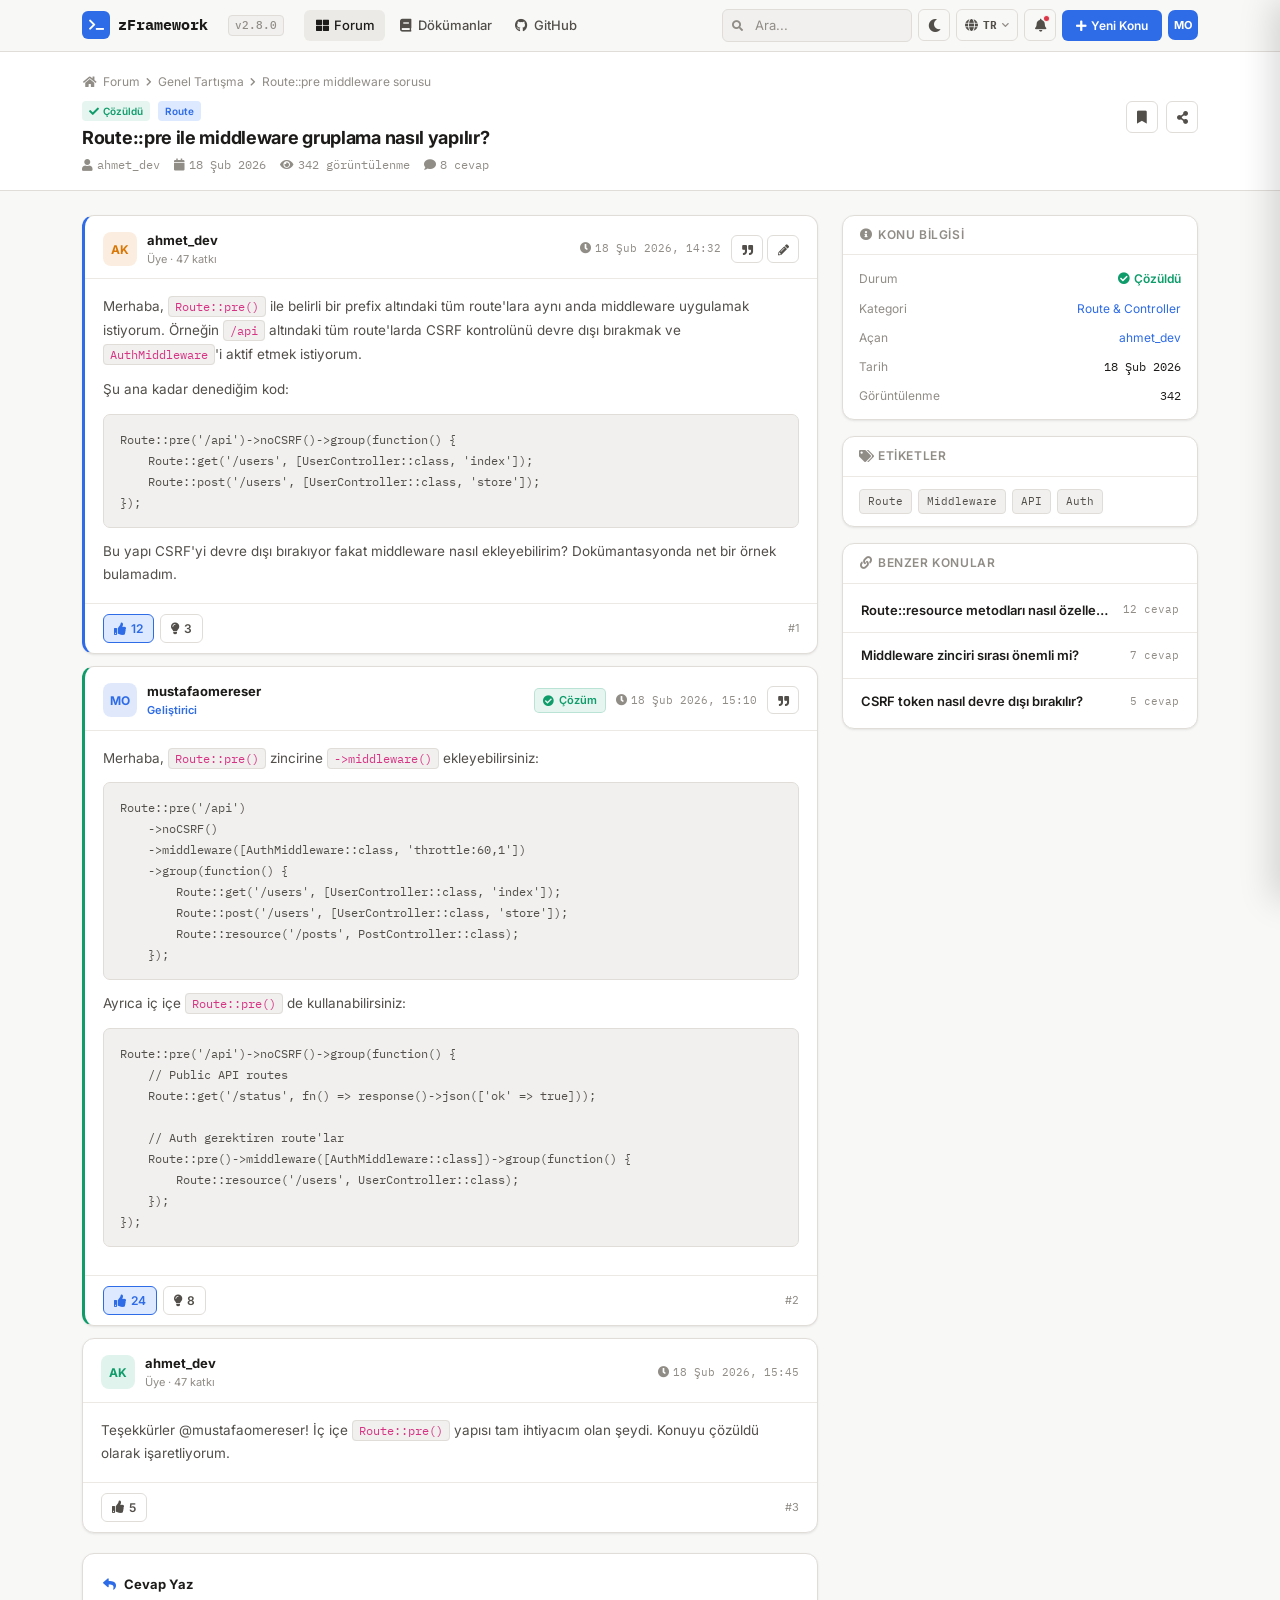
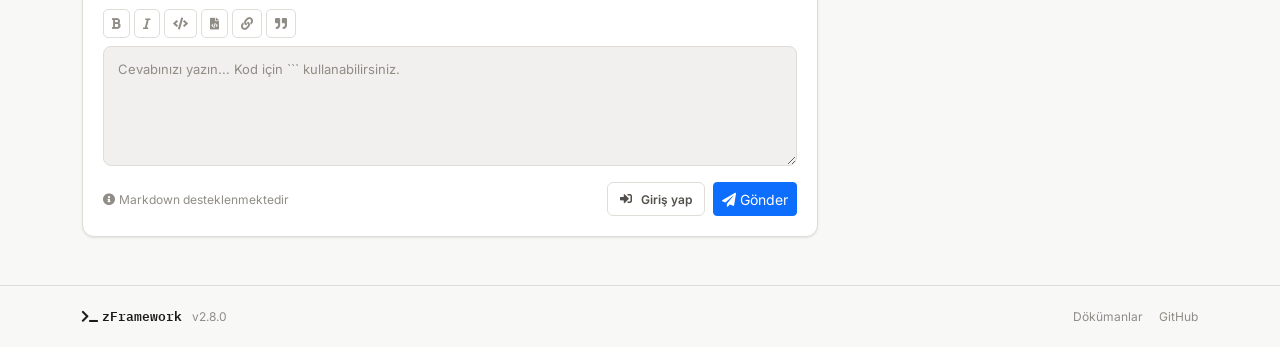
<file: theme/topic-detail.html>
<!DOCTYPE html>
<html lang="tr">
<head>
  <meta charset="UTF-8"><meta name="viewport" content="width=device-width, initial-scale=1.0">
  <meta name="csrf-token" content="">
  <title>Route::pre middleware sorusu — zFramework Forum</title>
  <link rel="preconnect" href="https://fonts.googleapis.com">
  <link href="https://fonts.googleapis.com/css2?family=IBM+Plex+Mono:wght@400;500;600&family=Inter:wght@400;500;600;700;800&display=swap" rel="stylesheet">
  <link rel="stylesheet" href="https://cdnjs.cloudflare.com/ajax/libs/font-awesome/5.15.4/css/all.min.css">
  <link href="https://cdn.jsdelivr.net/npm/bootstrap@5.3.3/dist/css/bootstrap.min.css" rel="stylesheet">
  <link rel="stylesheet" href="forum.css">
</head>
<body>

<!-- NAVBAR -->
<nav class="site-nav">
  <div class="container"><div class="nav-inner">
    <a href="index.html" class="nav-brand"><div class="brand-icon"><i class="fas fa-terminal"></i></div>zFramework<span class="brand-cursor"></span><span class="brand-ver">v2.8.0</span></a>
    <div class="nav-links">
      <a href="index.html" class="nav-link-item active"><i class="fas fa-th-large fa-fw me-1"></i>Forum</a>
      <a href="#" class="nav-link-item"><i class="fas fa-book fa-fw me-1"></i>Dökümanlar</a>
      <a href="#" class="nav-link-item"><i class="fab fa-github fa-fw me-1"></i>GitHub</a>
    </div>
    <div class="nav-right">
      <div class="nav-search"><i class="fas fa-search search-icon"></i><input type="text" placeholder="Ara..."></div>
      <button class="btn-icon btn-search-mobile" id="searchMobileBtn"><i class="fas fa-search"></i></button>
      <button class="btn-icon" id="themeToggle"><i class="fas fa-moon" id="themeIcon"></i></button>
      <div class="nav-lang" id="navLang"><button class="btn-icon" id="langBtn" style="gap:5px;"><i class="fas fa-globe"></i><span class="nav-lang-label">TR</span><i class="fas fa-chevron-down nav-lang-arrow"></i></button><ul class="nav-lang-dropdown"><li><a class="nav-lang-item active" href="#"><i class="fas fa-check nav-lang-check"></i>Türkçe</a></li><li><a class="nav-lang-item" href="#"><i class="fas fa-check nav-lang-check"></i>English</a></li></ul></div>
      <div class="nav-notif" id="navNotif"><button class="btn-icon" id="notifBtn"><i class="fas fa-bell"></i><span class="badge-dot" id="notifBadge"></span></button><div class="notif-dropdown"><div class="notif-head"><span class="notif-head-title">Bildirimler</span><a href="#" class="notif-head-clear" id="notifClearAll">Tümünü okundu işaretle</a></div><div class="notif-list"><div class="notif-item unread" data-id="1"><div class="notif-avatar" style="background:rgba(46,107,230,.15);color:var(--accent);">AK</div><div class="notif-body"><div class="notif-text"><strong>ahmet_dev</strong> cevap verdi</div><div class="notif-sub">Route::pre middleware sorusu</div><div class="notif-time"><i class="fas fa-clock"></i> 14dk</div></div><div class="notif-unread-dot"></div></div></div><a href="#" class="notif-footer">Tüm bildirimleri gör <i class="fas fa-arrow-right" style="font-size:10px;"></i></a></div></div>
      <a href="new-topic.html" class="btn-new"><i class="fas fa-plus me-1"></i>Yeni Konu</a>
      <div class="nav-user" id="navUser"><div class="nav-avatar" id="navAvatarBtn">MO</div><div class="user-dropdown"><div class="user-dropdown-header"><div class="user-dropdown-name">mustafaomereser</div><div class="user-dropdown-email">mustafa@localhost</div></div><a href="profile.html" class="user-dropdown-item"><span class="dd-icon"><i class="fas fa-user"></i></span>Profilim</a><div class="user-dropdown-sep"></div><a href="#" class="user-dropdown-item danger" id="signoutBtn"><span class="dd-icon"><i class="fas fa-sign-out-alt"></i></span>Çıkış Yap</a></div></div>
      <button class="nav-toggle" id="navToggle"><i class="fas fa-bars"></i></button>
    </div>
  </div></div>
</nav>
<div class="drawer-overlay" id="drawerOverlay"></div>
<div class="mobile-drawer" id="mobileDrawer"><div class="drawer-head"><div class="drawer-brand"><div class="brand-icon" style="width:24px;height:24px;background:var(--accent);border-radius:5px;display:flex;align-items:center;justify-content:center;color:#fff;font-size:11px;"><i class="fas fa-terminal"></i></div>zFramework</div><button class="drawer-close" id="drawerClose"><i class="fas fa-times"></i></button></div><div class="drawer-search"><div class="drawer-search-wrap"><i class="fas fa-search si"></i><input type="text" placeholder="Ara..."></div></div><div class="drawer-section-label">Forum</div><a href="index.html" class="drawer-link"><span class="dl-icon"><i class="fas fa-th-large"></i></span>Forum</a><a href="topics.html" class="drawer-link"><span class="dl-icon"><i class="fas fa-clock"></i></span>Konular</a><div class="drawer-section-label">Görünüm</div><div class="drawer-link" id="drawerThemeToggle" style="cursor:pointer;"><span class="dl-icon"><i class="fas fa-moon" id="drawerThemeIcon"></i></span><span id="drawerThemeLabel">Karanlık Tema</span></div></div>
<div class="search-overlay" id="searchOverlay"><div class="search-overlay-box"><i class="fas fa-search" style="color:var(--txt-muted);font-size:14px;flex-shrink:0;"></i><input type="text" id="searchOverlayInput" placeholder="Ara..."><button class="search-overlay-close" id="searchOverlayClose"><i class="fas fa-times"></i></button></div></div>
<div class="auth-overlay" id="authOverlay"><div class="auth-modal"><div class="auth-modal-header"><div class="auth-modal-logo"><div class="auth-modal-logo-icon"><i class="fas fa-terminal"></i></div>zFramework</div><button class="auth-modal-close" id="authModalClose"><i class="fas fa-times"></i></button></div><div class="auth-tabs"><button class="auth-tab-btn active" data-tab="signin">Giriş Yap</button><button class="auth-tab-btn" data-tab="signup">Kayıt Ol</button></div><div class="auth-modal-body"><div class="auth-alert-strip" id="authAlert"><i class="fas fa-exclamation-circle"></i><span id="authAlertMsg"></span></div><div class="auth-pane active" id="pane-signin"><form id="signinForm"><div class="auth-field"><label>E-posta</label><div class="auth-input-wrap"><i class="fas fa-envelope ai"></i><input class="form-control auth-input" type="email" name="email" required></div></div><div class="auth-field"><label>Şifre</label><div class="auth-input-wrap"><i class="fas fa-lock ai"></i><input class="form-control auth-input has-toggle" type="password" name="password" id="signin-pw" required><button type="button" class="pw-toggle" data-target="signin-pw"><i class="fas fa-eye"></i></button></div></div><button type="submit" class="btn btn-sm btn-primary w-100 auth-submit" id="signinBtn"><span class="auth-spin"></span><span class="btn-label">Giriş Yap</span></button></form></div><div class="auth-pane" id="pane-signup"><form id="signupForm"><div class="auth-field"><label>Kullanıcı Adı</label><div class="auth-input-wrap"><i class="fas fa-user ai"></i><input class="form-control auth-input" type="text" name="username" required></div></div><div class="auth-field"><label>E-posta</label><div class="auth-input-wrap"><i class="fas fa-envelope ai"></i><input class="form-control auth-input" type="email" name="email" required></div></div><div class="row g-2"><div class="col-6"><div class="auth-field"><label>Şifre</label><div class="auth-input-wrap"><i class="fas fa-lock ai"></i><input class="form-control auth-input has-toggle" type="password" name="password" id="signup-pw" required><button type="button" class="pw-toggle" data-target="signup-pw"><i class="fas fa-eye"></i></button></div></div></div><div class="col-6"><div class="auth-field"><label>Tekrar</label><div class="auth-input-wrap"><i class="fas fa-lock ai"></i><input class="form-control auth-input has-toggle" type="password" name="re-password" id="signup-pw2" required><button type="button" class="pw-toggle" data-target="signup-pw2"><i class="fas fa-eye"></i></button></div></div></div></div><div class="mb-3"><input type="checkbox" name="terms" id="terms" class="form-check-input" required><label for="terms" class="auth-check-label"><a href="#">Koşulları</a> kabul ediyorum</label></div><button type="submit" class="btn btn-sm btn-primary w-100 auth-submit" id="signupBtn"><span class="auth-spin"></span><span class="btn-label">Kayıt Ol</span></button></form></div></div></div></div>

<!-- PAGE HEADER -->
<div class="page-header">
  <div class="container">
    <div class="breadcrumb-bar"><i class="fas fa-home fa-fw"></i><a href="index.html">Forum</a><i class="fas fa-chevron-right" style="font-size:9px;"></i><a href="topics.html">Genel Tartışma</a><i class="fas fa-chevron-right" style="font-size:9px;"></i><span>Route::pre middleware sorusu</span></div>
    <div style="display:flex;align-items:flex-start;justify-content:space-between;flex-wrap:wrap;gap:12px;padding-bottom:16px;">
      <div>
        <div style="display:flex;align-items:center;gap:8px;margin-bottom:6px;">
          <span class="badge-pill badge-solved"><i class="fas fa-check me-1"></i>Çözüldü</span>
          <span class="badge-pill badge-cat">Route</span>
        </div>
        <h1 class="page-title" style="font-size:18px;">Route::pre ile middleware gruplama nasıl yapılır?</h1>
        <div style="display:flex;align-items:center;gap:14px;margin-top:6px;flex-wrap:wrap;">
          <span style="font-size:12px;color:var(--txt-muted);font-family:var(--font-code);"><i class="fas fa-user me-1"></i>ahmet_dev</span>
          <span style="font-size:12px;color:var(--txt-muted);font-family:var(--font-code);"><i class="fas fa-calendar me-1"></i>18 Şub 2026</span>
          <span style="font-size:12px;color:var(--txt-muted);font-family:var(--font-code);"><i class="fas fa-eye me-1"></i>342 görüntülenme</span>
          <span style="font-size:12px;color:var(--txt-muted);font-family:var(--font-code);"><i class="fas fa-comment me-1"></i>8 cevap</span>
        </div>
      </div>
      <div style="display:flex;gap:8px;align-items:center;">
        <button class="btn-icon" title="Kaydet"><i class="fas fa-bookmark"></i></button>
        <button class="btn-icon" title="Paylaş"><i class="fas fa-share-alt"></i></button>
      </div>
    </div>
  </div>
</div>

<!-- MAIN -->
<div style="padding:24px 0 48px;">
  <div class="container">
    <div class="row g-4">
      <div class="col-xl-8 col-lg-8">

        <!-- OP post -->
        <div class="post-card op">
          <div class="post-header">
            <div class="post-author">
              <div class="post-avatar" style="background:rgba(217,119,6,.12);color:var(--accent-3);">AK</div>
              <div>
                <div class="post-author-name"><a href="profile.html" style="color:var(--txt);text-decoration:none;">ahmet_dev</a></div>
                <div class="post-author-role" style="color:var(--txt-muted);">Üye · 47 katkı</div>
              </div>
            </div>
            <div class="post-meta">
              <span class="post-time"><i class="fas fa-clock me-1"></i>18 Şub 2026, 14:32</span>
              <div class="post-actions">
                <button class="btn-icon" title="Alıntıla" style="font-size:11px;height:28px;"><i class="fas fa-quote-right"></i></button>
                <button class="btn-icon" title="Düzenle" style="font-size:11px;height:28px;"><i class="fas fa-pencil-alt"></i></button>
              </div>
            </div>
          </div>
          <div class="post-body">
            <p>Merhaba, <code>Route::pre()</code> ile belirli bir prefix altındaki tüm route'lara aynı anda middleware uygulamak istiyorum. Örneğin <code>/api</code> altındaki tüm route'larda CSRF kontrolünü devre dışı bırakmak ve <code>AuthMiddleware</code>'i aktif etmek istiyorum.</p>
            <p>Şu ana kadar denediğim kod:</p>
            <pre>Route::pre('/api')->noCSRF()->group(function() {
    Route::get('/users', [UserController::class, 'index']);
    Route::post('/users', [UserController::class, 'store']);
});</pre>
            <p>Bu yapı CSRF'yi devre dışı bırakıyor fakat middleware nasıl ekleyebilirim? Dokümantasyonda net bir örnek bulamadım.</p>
          </div>
          <div class="post-footer">
            <div class="post-reactions">
              <button class="reaction-btn liked" id="likeBtn1" data-id="1"><i class="fas fa-thumbs-up"></i><span>12</span></button>
              <button class="reaction-btn" data-action="helpful"><i class="fas fa-lightbulb"></i><span>3</span></button>
            </div>
            <div style="font-size:11px;color:var(--txt-muted);">
              <span>#1</span>
            </div>
          </div>
        </div>

        <!-- Reply 1 — Çözüm -->
        <div class="post-card" style="border-left:3px solid var(--accent-2);">
          <div class="post-header">
            <div class="post-author">
              <div class="post-avatar" style="background:rgba(46,107,230,.15);color:var(--accent);">MO</div>
              <div>
                <div class="post-author-name"><a href="profile.html" style="color:var(--txt);text-decoration:none;">mustafaomereser</a></div>
                <div class="post-author-role" style="color:var(--accent);font-weight:600;">Geliştirici</div>
              </div>
            </div>
            <div class="post-meta">
              <div class="post-solved-badge"><i class="fas fa-check-circle"></i>Çözüm</div>
              <span class="post-time"><i class="fas fa-clock me-1"></i>18 Şub 2026, 15:10</span>
              <div class="post-actions">
                <button class="btn-icon" title="Alıntıla" style="font-size:11px;height:28px;"><i class="fas fa-quote-right"></i></button>
              </div>
            </div>
          </div>
          <div class="post-body">
            <p>Merhaba, <code>Route::pre()</code> zincirine <code>->middleware()</code> ekleyebilirsiniz:</p>
            <pre>Route::pre('/api')
    ->noCSRF()
    ->middleware([AuthMiddleware::class, 'throttle:60,1'])
    ->group(function() {
        Route::get('/users', [UserController::class, 'index']);
        Route::post('/users', [UserController::class, 'store']);
        Route::resource('/posts', PostController::class);
    });</pre>
            <p>Ayrıca iç içe <code>Route::pre()</code> de kullanabilirsiniz:</p>
            <pre>Route::pre('/api')->noCSRF()->group(function() {
    // Public API routes
    Route::get('/status', fn() => response()->json(['ok' => true]));

    // Auth gerektiren route'lar
    Route::pre()->middleware([AuthMiddleware::class])->group(function() {
        Route::resource('/users', UserController::class);
    });
});</pre>
          </div>
          <div class="post-footer">
            <div class="post-reactions">
              <button class="reaction-btn liked" data-id="2"><i class="fas fa-thumbs-up"></i><span>24</span></button>
              <button class="reaction-btn" data-action="helpful"><i class="fas fa-lightbulb"></i><span>8</span></button>
            </div>
            <div style="font-size:11px;color:var(--txt-muted);"><span>#2</span></div>
          </div>
        </div>

        <!-- Reply 2 -->
        <div class="post-card">
          <div class="post-header">
            <div class="post-author">
              <div class="post-avatar" style="background:rgba(15,154,107,.12);color:var(--accent-2);">AK</div>
              <div>
                <div class="post-author-name"><a href="profile.html" style="color:var(--txt);text-decoration:none;">ahmet_dev</a></div>
                <div class="post-author-role" style="color:var(--txt-muted);">Üye · 47 katkı</div>
              </div>
            </div>
            <div class="post-meta">
              <span class="post-time"><i class="fas fa-clock me-1"></i>18 Şub 2026, 15:45</span>
            </div>
          </div>
          <div class="post-body">
            <p>Teşekkürler @mustafaomereser! İç içe <code>Route::pre()</code> yapısı tam ihtiyacım olan şeydi. Konuyu çözüldü olarak işaretliyorum.</p>
          </div>
          <div class="post-footer">
            <div class="post-reactions">
              <button class="reaction-btn" data-id="3"><i class="fas fa-thumbs-up"></i><span>5</span></button>
            </div>
            <div style="font-size:11px;color:var(--txt-muted);"><span>#3</span></div>
          </div>
        </div>

        <!-- Reply Form -->
        <div class="reply-form-wrap">
          <div class="reply-form-title"><i class="fas fa-reply" style="color:var(--accent);"></i> Cevap Yaz</div>
          <div class="reply-toolbar">
            <button class="toolbar-btn" title="Kalın"><i class="fas fa-bold"></i></button>
            <button class="toolbar-btn" title="İtalik"><i class="fas fa-italic"></i></button>
            <button class="toolbar-btn" title="Kod"><i class="fas fa-code"></i></button>
            <button class="toolbar-btn" title="Blok kod"><i class="fas fa-file-code"></i></button>
            <button class="toolbar-btn" title="Link"><i class="fas fa-link"></i></button>
            <button class="toolbar-btn" title="Alıntı"><i class="fas fa-quote-right"></i></button>
          </div>
          <textarea class="reply-textarea" id="replyContent" placeholder="Cevabınızı yazın... Kod için ``` kullanabilirsiniz."></textarea>
          <div class="reply-footer">
            <div style="font-size:12px;color:var(--txt-muted);">
              <i class="fas fa-info-circle me-1"></i>Markdown desteklenmektedir
            </div>
            <div style="display:flex;gap:8px;">
              <button class="btn-icon" style="height:34px;width:auto;padding:0 12px;font-size:12px;" onclick="zForum.auth.open('signin')">
                <i class="fas fa-sign-in-alt me-1"></i>Giriş yap
              </button>
              <button class="btn btn-sm btn-primary" id="replySubmitBtn" onclick="submitReply()">
                <i class="fas fa-paper-plane me-1"></i>Gönder
              </button>
            </div>
          </div>
        </div>

      </div>

      <!-- Sidebar -->
      <div class="col-xl-4 col-lg-4">

        <div class="sidebar-block">
          <div class="sidebar-block-head"><h3><i class="fas fa-info-circle fa-fw me-1"></i>Konu Bilgisi</h3></div>
          <div style="padding:14px 16px;">
            <div style="display:flex;flex-direction:column;gap:10px;">
              <div style="display:flex;justify-content:space-between;font-size:12px;">
                <span style="color:var(--txt-muted);">Durum</span>
                <span style="color:var(--accent-2);font-weight:600;"><i class="fas fa-check-circle me-1"></i>Çözüldü</span>
              </div>
              <div style="display:flex;justify-content:space-between;font-size:12px;">
                <span style="color:var(--txt-muted);">Kategori</span>
                <a href="topics.html?cat=2" style="color:var(--accent);">Route & Controller</a>
              </div>
              <div style="display:flex;justify-content:space-between;font-size:12px;">
                <span style="color:var(--txt-muted);">Açan</span>
                <a href="profile.html" style="color:var(--accent);">ahmet_dev</a>
              </div>
              <div style="display:flex;justify-content:space-between;font-size:12px;">
                <span style="color:var(--txt-muted);">Tarih</span>
                <span style="color:var(--txt);font-family:var(--font-code);">18 Şub 2026</span>
              </div>
              <div style="display:flex;justify-content:space-between;font-size:12px;">
                <span style="color:var(--txt-muted);">Görüntülenme</span>
                <span style="color:var(--txt);font-family:var(--font-code);">342</span>
              </div>
            </div>
          </div>
        </div>

        <div class="sidebar-block">
          <div class="sidebar-block-head"><h3><i class="fas fa-tags fa-fw me-1"></i>Etiketler</h3></div>
          <div class="tag-list"><a href="#" class="tag">Route</a><a href="#" class="tag">Middleware</a><a href="#" class="tag">API</a><a href="#" class="tag">Auth</a></div>
        </div>

        <div class="sidebar-block">
          <div class="sidebar-block-head"><h3><i class="fas fa-link fa-fw me-1"></i>Benzer Konular</h3></div>
          <div style="padding:4px 0;">
            <div class="profile-topic-row" onclick="location.href='topic-detail.html'">
              <div class="profile-topic-title">Route::resource metodları nasıl özelleştirilir?</div>
              <div class="profile-topic-meta">12 cevap</div>
            </div>
            <div class="profile-topic-row" onclick="location.href='topic-detail.html'">
              <div class="profile-topic-title">Middleware zinciri sırası önemli mi?</div>
              <div class="profile-topic-meta">7 cevap</div>
            </div>
            <div class="profile-topic-row" onclick="location.href='topic-detail.html'">
              <div class="profile-topic-title">CSRF token nasıl devre dışı bırakılır?</div>
              <div class="profile-topic-meta">5 cevap</div>
            </div>
          </div>
        </div>

      </div>
    </div>
  </div>
</div>

<footer class="site-footer"><div class="container"><div class="row align-items-center"><div class="col-md-6"><span class="footer-brand"><i class="fas fa-terminal me-1"></i>zFramework</span><span style="margin-left:10px;">v2.8.0</span></div><div class="col-md-6 text-md-end mt-2 mt-md-0" style="display:flex;gap:16px;justify-content:flex-end;flex-wrap:wrap;"><a href="#">Dökümanlar</a><a href="#">GitHub</a></div></div></div></footer>

<script src="https://cdn.jsdelivr.net/npm/jquery@3.7.1/dist/jquery.min.js"></script>
<script src="https://cdn.jsdelivr.net/npm/bootstrap@5.3.3/dist/js/bootstrap.bundle.min.js"></script>
<script src="forum.js"></script>
<script>
  // Like toggle
  $(document).on('click', '.reaction-btn', function() {
    const $btn = $(this);
    const id   = $btn.data('id');
    const liked = $btn.hasClass('liked');
    $btn.toggleClass('liked');
    const $num = $btn.find('span');
    $num.text(parseInt($num.text()) + (liked ? -1 : 1));
    if (id) zForum.post(zForum.API.likePost(id), { liked: !liked }).catch(() => {});
  });

  // Reply submit
  function submitReply() {
    const content = $('#replyContent').val().trim();
    if (!content) return;
    const $btn = $('#replySubmitBtn');
    $btn.prop('disabled', true).html('<span class="auth-spin" style="display:inline-block;animation:authSpin .6s linear infinite;"></span>');
    zForum.post(zForum.API.reply(1), { content })
      .then(() => {
        zForum.toast.success('Cevabınız eklendi!');
        $('#replyContent').val('');
        $btn.prop('disabled', false).html('<i class="fas fa-paper-plane me-1"></i>Gönder');
      })
      .catch(() => {
        zForum.toast.error('Cevap gönderilemedi.');
        $btn.prop('disabled', false).html('<i class="fas fa-paper-plane me-1"></i>Gönder');
      });
  }
</script>
</body>
</html>
</file>
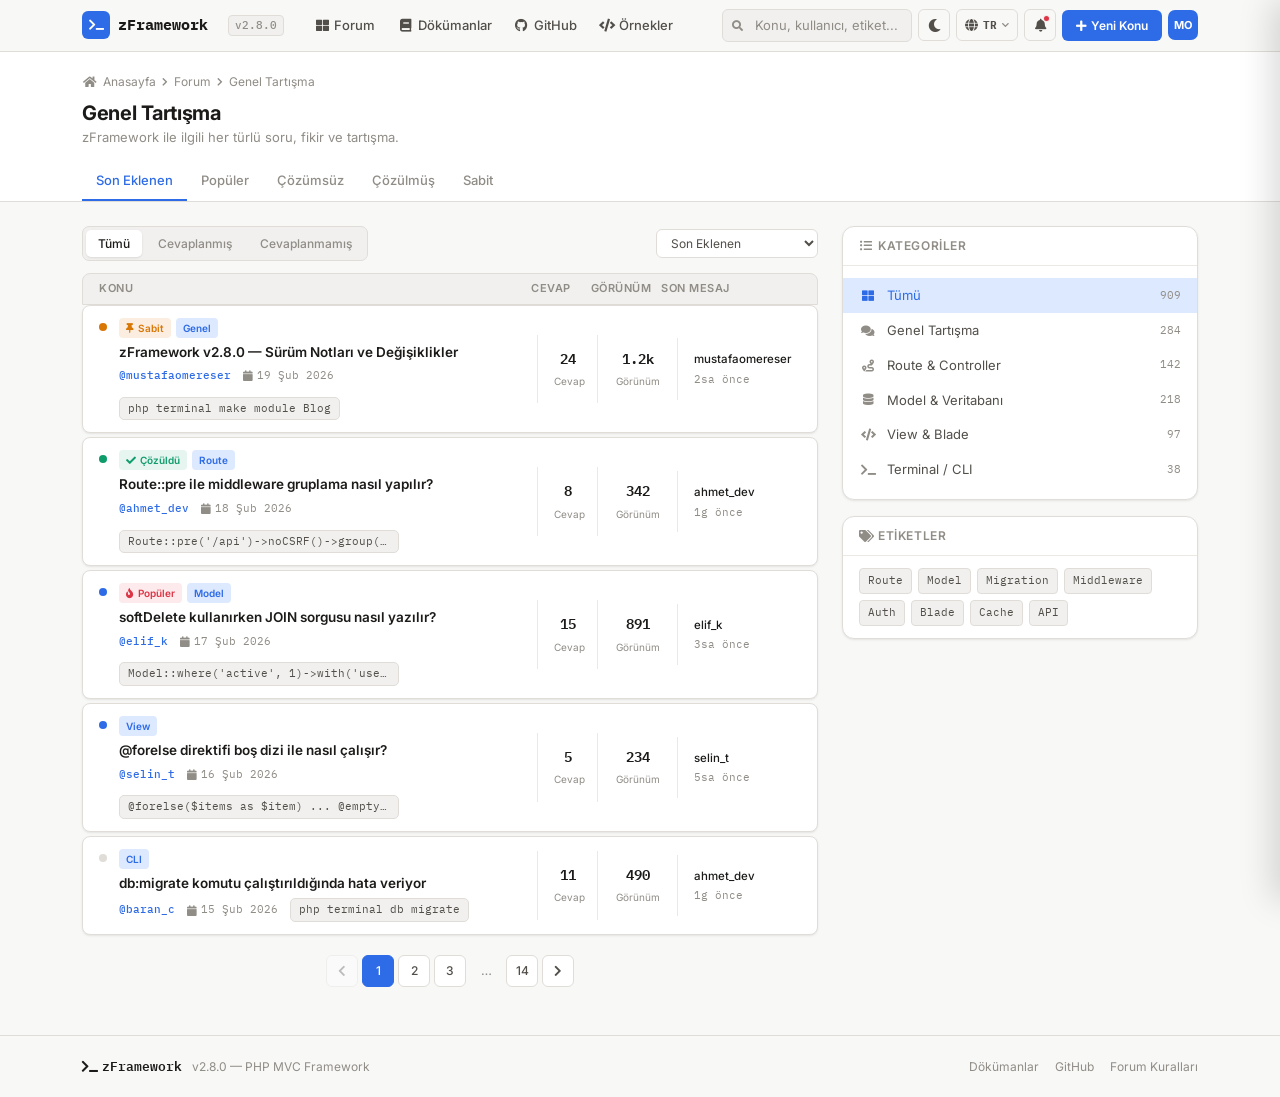
<file: theme/topics.html>
<!DOCTYPE html>
<html lang="tr">
<head>
  <meta charset="UTF-8"><meta name="viewport" content="width=device-width, initial-scale=1.0">
  <meta name="csrf-token" content="">
  <title>Konular — zFramework Forum</title>
  <link rel="preconnect" href="https://fonts.googleapis.com">
  <link href="https://fonts.googleapis.com/css2?family=IBM+Plex+Mono:wght@400;500;600&family=Inter:wght@400;500;600;700;800&display=swap" rel="stylesheet">
  <link rel="stylesheet" href="https://cdnjs.cloudflare.com/ajax/libs/font-awesome/5.15.4/css/all.min.css">
  <link href="https://cdn.jsdelivr.net/npm/bootstrap@5.3.3/dist/css/bootstrap.min.css" rel="stylesheet">
  <link rel="stylesheet" href="forum.css">
</head>
<body>

<!-- NAVBAR (aynı navbar kodu) -->
<nav class="site-nav">
  <div class="container"><div class="nav-inner">
    <a href="index.html" class="nav-brand"><div class="brand-icon"><i class="fas fa-terminal"></i></div>zFramework<span class="brand-cursor"></span><span class="brand-ver">v2.8.0</span></a>
    <div class="nav-links">
      <a href="index.html" class="nav-link-item"><i class="fas fa-th-large fa-fw me-1"></i>Forum</a>
      <a href="#" class="nav-link-item"><i class="fas fa-book fa-fw me-1"></i>Dökümanlar</a>
      <a href="#" class="nav-link-item"><i class="fab fa-github fa-fw me-1"></i>GitHub</a>
      <a href="#" class="nav-link-item"><i class="fas fa-code fa-fw me-1"></i>Örnekler</a>
    </div>
    <div class="nav-right">
      <div class="nav-search"><i class="fas fa-search search-icon"></i><input type="text" placeholder="Konu, kullanıcı, etiket..."></div>
      <button class="btn-icon btn-search-mobile" id="searchMobileBtn"><i class="fas fa-search"></i></button>
      <button class="btn-icon" id="themeToggle"><i class="fas fa-moon" id="themeIcon"></i></button>
      <div class="nav-lang" id="navLang"><button class="btn-icon" id="langBtn" style="gap:5px;"><i class="fas fa-globe"></i><span class="nav-lang-label">TR</span><i class="fas fa-chevron-down nav-lang-arrow"></i></button><ul class="nav-lang-dropdown"><li><a class="nav-lang-item active" href="#"><i class="fas fa-check nav-lang-check"></i>Türkçe</a></li><li><a class="nav-lang-item" href="#"><i class="fas fa-check nav-lang-check"></i>English</a></li></ul></div>
      <div class="nav-notif" id="navNotif"><button class="btn-icon" id="notifBtn"><i class="fas fa-bell"></i><span class="badge-dot" id="notifBadge"></span></button><div class="notif-dropdown"><div class="notif-head"><span class="notif-head-title">Bildirimler</span><a href="#" class="notif-head-clear" id="notifClearAll">Tümünü okundu işaretle</a></div><div class="notif-list"><div class="notif-item unread" data-id="1"><div class="notif-avatar" style="background:rgba(46,107,230,.15);color:var(--accent);">AK</div><div class="notif-body"><div class="notif-text"><strong>ahmet_dev</strong> cevap verdi</div><div class="notif-sub">Route::pre middleware sorusu</div><div class="notif-time"><i class="fas fa-clock"></i> 14dk</div></div><div class="notif-unread-dot"></div></div></div><a href="#" class="notif-footer">Tüm bildirimleri gör <i class="fas fa-arrow-right" style="font-size:10px;"></i></a></div></div>
      <a href="new-topic.html" class="btn-new"><i class="fas fa-plus me-1"></i>Yeni Konu</a>
      <div class="nav-user" id="navUser"><div class="nav-avatar" id="navAvatarBtn">MO</div><div class="user-dropdown"><div class="user-dropdown-header"><div class="user-dropdown-name">mustafaomereser</div><div class="user-dropdown-email">mustafa@localhost</div></div><a href="profile.html" class="user-dropdown-item"><span class="dd-icon"><i class="fas fa-user"></i></span>Profilim</a><a href="#" class="user-dropdown-item"><span class="dd-icon"><i class="fas fa-pen-alt"></i></span>Konularım</a><div class="user-dropdown-sep"></div><a href="#" class="user-dropdown-item"><span class="dd-icon"><i class="fas fa-cog"></i></span>Ayarlar</a><div class="user-dropdown-sep"></div><a href="#" class="user-dropdown-item danger" id="signoutBtn"><span class="dd-icon"><i class="fas fa-sign-out-alt"></i></span>Çıkış Yap</a></div></div>
      <button class="nav-toggle" id="navToggle"><i class="fas fa-bars"></i></button>
    </div>
  </div></div>
</nav>
<div class="drawer-overlay" id="drawerOverlay"></div>
<div class="mobile-drawer" id="mobileDrawer"><div class="drawer-head"><div class="drawer-brand"><div class="brand-icon" style="width:24px;height:24px;background:var(--accent);border-radius:5px;display:flex;align-items:center;justify-content:center;color:#fff;font-size:11px;"><i class="fas fa-terminal"></i></div>zFramework</div><button class="drawer-close" id="drawerClose"><i class="fas fa-times"></i></button></div><div class="drawer-search"><div class="drawer-search-wrap"><i class="fas fa-search si"></i><input type="text" placeholder="Ara..."></div></div><div class="drawer-section-label">Navigasyon</div><a href="index.html" class="drawer-link"><span class="dl-icon"><i class="fas fa-th-large"></i></span>Forum</a><a href="#" class="drawer-link"><span class="dl-icon"><i class="fas fa-book"></i></span>Dökümanlar</a><div class="drawer-section-label">Görünüm</div><div class="drawer-link" id="drawerThemeToggle" style="cursor:pointer;"><span class="dl-icon"><i class="fas fa-moon" id="drawerThemeIcon"></i></span><span id="drawerThemeLabel">Karanlık Tema</span></div><div class="drawer-user"><div class="drawer-user-info"><div class="drawer-avatar">MO</div><div><div class="drawer-user-name">mustafaomereser</div><div class="drawer-user-role">Geliştirici</div></div></div></div></div>
<div class="search-overlay" id="searchOverlay"><div class="search-overlay-box"><i class="fas fa-search" style="color:var(--txt-muted);font-size:14px;flex-shrink:0;"></i><input type="text" id="searchOverlayInput" placeholder="Konu, kullanıcı veya etiket ara..."><button class="search-overlay-close" id="searchOverlayClose"><i class="fas fa-times"></i></button></div></div>
<div class="auth-overlay" id="authOverlay"><div class="auth-modal"><div class="auth-modal-header"><div class="auth-modal-logo"><div class="auth-modal-logo-icon"><i class="fas fa-terminal"></i></div>zFramework</div><button class="auth-modal-close" id="authModalClose"><i class="fas fa-times"></i></button></div><div class="auth-tabs"><button class="auth-tab-btn active" data-tab="signin"><i class="fas fa-sign-in-alt me-1"></i>Giriş Yap</button><button class="auth-tab-btn" data-tab="signup"><i class="fas fa-user-plus me-1"></i>Kayıt Ol</button></div><div class="auth-modal-body"><div class="auth-alert-strip" id="authAlert"><i class="fas fa-exclamation-circle"></i><span id="authAlertMsg"></span></div><div class="auth-pane active" id="pane-signin"><form id="signinForm"><div class="auth-field"><label>E-posta</label><div class="auth-input-wrap"><i class="fas fa-envelope ai"></i><input class="form-control auth-input" type="email" name="email" placeholder="ornek@mail.com" required></div></div><div class="auth-field"><label>Şifre</label><div class="auth-input-wrap"><i class="fas fa-lock ai"></i><input class="form-control auth-input has-toggle" type="password" name="password" id="signin-pw" placeholder="••••••••" required><button type="button" class="pw-toggle" data-target="signin-pw"><i class="fas fa-eye"></i></button></div></div><a href="#" class="auth-forgot">Şifremi unuttum?</a><div class="mb-3"><input type="checkbox" name="keep-logged-in" id="keep-logged-in" class="form-check-input"><label for="keep-logged-in" class="auth-check-label">Beni hatırla</label></div><button type="submit" class="btn btn-sm btn-primary w-100 auth-submit" id="signinBtn"><span class="auth-spin"></span><span class="btn-label"><i class="fas fa-sign-in-alt me-1"></i>Giriş Yap</span></button></form></div><div class="auth-pane" id="pane-signup"><form id="signupForm"><div class="auth-field"><label>Kullanıcı Adı</label><div class="auth-input-wrap"><i class="fas fa-user ai"></i><input class="form-control auth-input" type="text" name="username" placeholder="kullanici_adi" required></div></div><div class="auth-field"><label>E-posta</label><div class="auth-input-wrap"><i class="fas fa-envelope ai"></i><input class="form-control auth-input" type="email" name="email" placeholder="ornek@mail.com" required></div></div><div class="row g-2"><div class="col-6"><div class="auth-field"><label>Şifre</label><div class="auth-input-wrap"><i class="fas fa-lock ai"></i><input class="form-control auth-input has-toggle" type="password" name="password" id="signup-pw" placeholder="••••••••" required><button type="button" class="pw-toggle" data-target="signup-pw"><i class="fas fa-eye"></i></button></div></div></div><div class="col-6"><div class="auth-field"><label>Tekrar</label><div class="auth-input-wrap"><i class="fas fa-lock ai"></i><input class="form-control auth-input has-toggle" type="password" name="re-password" id="signup-pw2" placeholder="••••••••" required><button type="button" class="pw-toggle" data-target="signup-pw2"><i class="fas fa-eye"></i></button></div></div></div></div><div class="mb-3"><input type="checkbox" name="terms" id="terms" class="form-check-input" required><label for="terms" class="auth-check-label"><a href="#">Kullanım koşullarını</a> kabul ediyorum</label></div><button type="submit" class="btn btn-sm btn-primary w-100 auth-submit" id="signupBtn"><span class="auth-spin"></span><span class="btn-label"><i class="fas fa-user-plus me-1"></i>Kayıt Ol</span></button></form></div></div><div class="auth-modal-footer">Topluluğa katılarak <a href="#">forum kurallarını</a> kabul etmiş olursunuz.</div></div></div>

<!-- PAGE HEADER -->
<div class="page-header">
  <div class="container">
    <div class="breadcrumb-bar"><i class="fas fa-home fa-fw"></i><a href="index.html">Anasayfa</a><i class="fas fa-chevron-right" style="font-size:9px;"></i><a href="index.html">Forum</a><i class="fas fa-chevron-right" style="font-size:9px;"></i><span>Genel Tartışma</span></div>
    <h1 class="page-title">Genel Tartışma</h1>
    <p class="page-subtitle">zFramework ile ilgili her türlü soru, fikir ve tartışma.</p>
    <div class="header-tabs">
      <a href="#" class="header-tab active">Son Eklenen</a>
      <a href="#" class="header-tab">Popüler</a>
      <a href="#" class="header-tab">Çözümsüz</a>
      <a href="#" class="header-tab">Çözülmüş</a>
      <a href="#" class="header-tab">Sabit</a>
    </div>
  </div>
</div>

<!-- MAIN -->
<div style="padding:24px 0 48px;">
  <div class="container">
    <div class="row g-4">
      <div class="col-xl-8 col-lg-8">

        <!-- Filter bar -->
        <div class="filter-bar">
          <div class="filter-tabs">
            <a href="#" class="filter-tab active">Tümü</a>
            <a href="#" class="filter-tab">Cevaplanmış</a>
            <a href="#" class="filter-tab">Cevaplanmamış</a>
          </div>
          <select class="filter-select">
            <option>Son Eklenen</option>
            <option>En Popüler</option>
            <option>En Çok Görüntülenen</option>
          </select>
        </div>

        <!-- Thread list head -->
        <div class="thread-list-head">
          <div>Konu</div>
          <div style="text-align:center;">Cevap</div>
          <div style="text-align:center;">Görünüm</div>
          <div>Son Mesaj</div>
        </div>

        <!-- Threads -->
        <div id="threadList">

          <div class="thread-card" onclick="location.href='topic-detail.html'">
            <div class="thread-main">
              <div class="thread-dot pinned"></div>
              <div class="thread-info">
                <div class="thread-badges"><span class="badge-pill badge-pin"><i class="fas fa-thumbtack me-1"></i>Sabit</span><span class="badge-pill badge-cat">Genel</span></div>
                <div class="thread-title">zFramework v2.8.0 — Sürüm Notları ve Değişiklikler</div>
                <div class="thread-meta">
                  <span class="thread-meta-item"><a href="profile.html" class="user-tag">@mustafaomereser</a></span>
                  <span class="thread-meta-item"><i class="fas fa-calendar"></i> 19 Şub 2026</span>
                  <span class="code-preview">php terminal make module Blog</span>
                </div>
              </div>
            </div>
            <div class="thread-replies"><span class="num">24</span><span class="lbl">Cevap</span></div>
            <div class="thread-views"><span class="num">1.2k</span><span class="lbl">Görünüm</span></div>
            <div class="thread-last"><div class="thread-last-title">mustafaomereser</div><div class="thread-last-time">2sa önce</div></div>
          </div>

          <div class="thread-card" onclick="location.href='topic-detail.html'">
            <div class="thread-main">
              <div class="thread-dot solved"></div>
              <div class="thread-info">
                <div class="thread-badges"><span class="badge-pill badge-solved"><i class="fas fa-check me-1"></i>Çözüldü</span><span class="badge-pill badge-cat">Route</span></div>
                <div class="thread-title">Route::pre ile middleware gruplama nasıl yapılır?</div>
                <div class="thread-meta">
                  <span class="thread-meta-item"><a href="profile.html" class="user-tag">@ahmet_dev</a></span>
                  <span class="thread-meta-item"><i class="fas fa-calendar"></i> 18 Şub 2026</span>
                  <span class="code-preview">Route::pre('/api')->noCSRF()->group(fn() => ...)</span>
                </div>
              </div>
            </div>
            <div class="thread-replies"><span class="num">8</span><span class="lbl">Cevap</span></div>
            <div class="thread-views"><span class="num">342</span><span class="lbl">Görünüm</span></div>
            <div class="thread-last"><div class="thread-last-title">ahmet_dev</div><div class="thread-last-time">1g önce</div></div>
          </div>

          <div class="thread-card" onclick="location.href='topic-detail.html'">
            <div class="thread-main">
              <div class="thread-dot unread"></div>
              <div class="thread-info">
                <div class="thread-badges"><span class="badge-pill badge-hot"><i class="fas fa-fire me-1"></i>Popüler</span><span class="badge-pill badge-cat">Model</span></div>
                <div class="thread-title">softDelete kullanırken JOIN sorgusu nasıl yazılır?</div>
                <div class="thread-meta">
                  <span class="thread-meta-item"><a href="profile.html" class="user-tag">@elif_k</a></span>
                  <span class="thread-meta-item"><i class="fas fa-calendar"></i> 17 Şub 2026</span>
                  <span class="code-preview">Model::where('active', 1)->with('user')->get()</span>
                </div>
              </div>
            </div>
            <div class="thread-replies"><span class="num">15</span><span class="lbl">Cevap</span></div>
            <div class="thread-views"><span class="num">891</span><span class="lbl">Görünüm</span></div>
            <div class="thread-last"><div class="thread-last-title">elif_k</div><div class="thread-last-time">3sa önce</div></div>
          </div>

          <div class="thread-card" onclick="location.href='topic-detail.html'">
            <div class="thread-main">
              <div class="thread-dot unread"></div>
              <div class="thread-info">
                <div class="thread-badges"><span class="badge-pill badge-cat">View</span></div>
                <div class="thread-title">@forelse direktifi boş dizi ile nasıl çalışır?</div>
                <div class="thread-meta">
                  <span class="thread-meta-item"><a href="profile.html" class="user-tag">@selin_t</a></span>
                  <span class="thread-meta-item"><i class="fas fa-calendar"></i> 16 Şub 2026</span>
                  <span class="code-preview">@forelse($items as $item) ... @empty ... @endforelse</span>
                </div>
              </div>
            </div>
            <div class="thread-replies"><span class="num">5</span><span class="lbl">Cevap</span></div>
            <div class="thread-views"><span class="num">234</span><span class="lbl">Görünüm</span></div>
            <div class="thread-last"><div class="thread-last-title">selin_t</div><div class="thread-last-time">5sa önce</div></div>
          </div>

          <div class="thread-card" onclick="location.href='topic-detail.html'">
            <div class="thread-main">
              <div class="thread-dot read"></div>
              <div class="thread-info">
                <div class="thread-badges"><span class="badge-pill badge-cat">CLI</span></div>
                <div class="thread-title">db:migrate komutu çalıştırıldığında hata veriyor</div>
                <div class="thread-meta">
                  <span class="thread-meta-item"><a href="profile.html" class="user-tag">@baran_c</a></span>
                  <span class="thread-meta-item"><i class="fas fa-calendar"></i> 15 Şub 2026</span>
                  <span class="code-preview">php terminal db migrate</span>
                </div>
              </div>
            </div>
            <div class="thread-replies"><span class="num">11</span><span class="lbl">Cevap</span></div>
            <div class="thread-views"><span class="num">490</span><span class="lbl">Görünüm</span></div>
            <div class="thread-last"><div class="thread-last-title">ahmet_dev</div><div class="thread-last-time">1g önce</div></div>
          </div>

        </div><!-- /threadList -->

        <!-- Pagination -->
        <div class="pager">
          <a href="#" class="pager-btn disabled"><i class="fas fa-chevron-left"></i></a>
          <a href="#" class="pager-btn active">1</a>
          <a href="#" class="pager-btn">2</a>
          <a href="#" class="pager-btn">3</a>
          <span class="pager-btn" style="cursor:default;border:none;background:none;color:var(--txt-muted);">…</span>
          <a href="#" class="pager-btn">14</a>
          <a href="#" class="pager-btn"><i class="fas fa-chevron-right"></i></a>
        </div>

      </div>

      <!-- Sidebar -->
      <div class="col-xl-4 col-lg-4">
        <div class="sidebar-block">
          <div class="sidebar-block-head"><h3><i class="fas fa-list-ul fa-fw me-1"></i>Kategoriler</h3></div>
          <div class="sidebar-block-body">
            <a href="topics.html" class="cat-nav-item active"><span class="cat-icon"><i class="fas fa-th-large"></i></span>Tümü<span class="cat-count">909</span></a>
            <a href="topics.html?cat=1" class="cat-nav-item"><span class="cat-icon"><i class="fas fa-comments"></i></span>Genel Tartışma<span class="cat-count">284</span></a>
            <a href="topics.html?cat=2" class="cat-nav-item"><span class="cat-icon"><i class="fas fa-route"></i></span>Route & Controller<span class="cat-count">142</span></a>
            <a href="topics.html?cat=3" class="cat-nav-item"><span class="cat-icon"><i class="fas fa-database"></i></span>Model & Veritabanı<span class="cat-count">218</span></a>
            <a href="topics.html?cat=4" class="cat-nav-item"><span class="cat-icon"><i class="fas fa-code"></i></span>View & Blade<span class="cat-count">97</span></a>
            <a href="topics.html?cat=5" class="cat-nav-item"><span class="cat-icon"><i class="fas fa-terminal"></i></span>Terminal / CLI<span class="cat-count">38</span></a>
          </div>
        </div>
        <div class="sidebar-block">
          <div class="sidebar-block-head"><h3><i class="fas fa-tags fa-fw me-1"></i>Etiketler</h3></div>
          <div class="tag-list">
            <a href="#" class="tag">Route</a><a href="#" class="tag">Model</a><a href="#" class="tag">Migration</a>
            <a href="#" class="tag">Middleware</a><a href="#" class="tag">Auth</a><a href="#" class="tag">Blade</a>
            <a href="#" class="tag">Cache</a><a href="#" class="tag">API</a>
          </div>
        </div>
      </div>
    </div>
  </div>
</div>

<footer class="site-footer"><div class="container"><div class="row align-items-center"><div class="col-md-6"><span class="footer-brand"><i class="fas fa-terminal me-1"></i>zFramework</span><span style="margin-left:10px;">v2.8.0 — PHP MVC Framework</span></div><div class="col-md-6 text-md-end mt-2 mt-md-0" style="display:flex;gap:16px;justify-content:flex-end;flex-wrap:wrap;"><a href="#">Dökümanlar</a><a href="#">GitHub</a><a href="#">Forum Kuralları</a></div></div></div></footer>

<script src="https://cdn.jsdelivr.net/npm/jquery@3.7.1/dist/jquery.min.js"></script>
<script src="https://cdn.jsdelivr.net/npm/bootstrap@5.3.3/dist/js/bootstrap.bundle.min.js"></script>
<script src="forum.js"></script>
</body>
</html>
</file>
<file: theme/forum.css>
/* ═══════════════════════════════════════════════════════
   zForum — Main Stylesheet
   Bootstrap 5.3 + Font Awesome 5 + jQuery
═══════════════════════════════════════════════════════ */

/* ── Tokens ── */
:root {
  --font-ui:    'Inter', system-ui, sans-serif;
  --font-code:  'IBM Plex Mono', monospace;

  --bg:          #f8f8f7;
  --bg-card:     #ffffff;
  --bg-subtle:   #f1f0ee;
  --bg-hover:    #eceae7;
  --border:      #e0ddd9;
  --border-soft: #ece9e5;
  --txt:         #1c1b19;
  --txt-2:       #524f4a;
  --txt-muted:   #908c86;
  --accent:      #2e6be6;
  --accent-dim:  #dde9ff;
  --accent-2:    #0f9c6b;
  --accent-3:    #d97706;
  --danger:      #dc3545;
  --code-bg:     #f1f0ee;
  --nav-bg:      rgba(248,248,247,0.92);
  --shadow-sm:   0 1px 3px rgba(0,0,0,.06), 0 1px 2px rgba(0,0,0,.04);
  --shadow-md:   0 4px 12px rgba(0,0,0,.08);
  --radius:      8px;
  --radius-lg:   12px;
}

[data-theme="dark"] {
  --bg:          #111110;
  --bg-card:     #1a1916;
  --bg-subtle:   #1e1d1b;
  --bg-hover:    #252320;
  --border:      #2d2b28;
  --border-soft: #252320;
  --txt:         #eceae7;
  --txt-2:       #a8a49e;
  --txt-muted:   #6b6760;
  --accent:      #4f8ef7;
  --accent-dim:  #1a2e52;
  --accent-2:    #0fba82;
  --accent-3:    #f59e0b;
  --danger:      #f87171;
  --code-bg:     #1e1d1b;
  --nav-bg:      rgba(17,17,16,0.92);
  --shadow-sm:   0 1px 3px rgba(0,0,0,.3);
  --shadow-md:   0 4px 16px rgba(0,0,0,.4);
}

/* ── Reset ── */
*, *::before, *::after { box-sizing: border-box; }
html { scroll-behavior: smooth; }
body {
  font-family: var(--font-ui);
  background: var(--bg);
  color: var(--txt);
  font-size: 14px;
  line-height: 1.6;
  transition: background .25s, color .25s;
  -webkit-font-smoothing: antialiased;
}
a { color: var(--accent); text-decoration: none; }
a:hover { text-decoration: underline; }

/* ════════════════════════════════════════
   NAVBAR
════════════════════════════════════════ */
.site-nav {
  position: sticky; top: 0; z-index: 200;
  background: var(--nav-bg);
  backdrop-filter: blur(12px);
  -webkit-backdrop-filter: blur(12px);
  border-bottom: 1px solid var(--border);
  height: 52px;
  display: flex; align-items: center;
  transition: box-shadow .25s;
  animation: navSlide .3s ease both;
}
.site-nav.scrolled { box-shadow: 0 2px 16px rgba(0,0,0,.1); }
[data-theme="dark"] .site-nav.scrolled { box-shadow: 0 2px 16px rgba(0,0,0,.35); }

.nav-inner { display: flex; align-items: center; width: 100%; }

.nav-brand {
  display: flex; align-items: center; gap: 8px;
  font-family: var(--font-code); font-weight: 700; font-size: 15px;
  color: var(--txt) !important; text-decoration: none !important;
  white-space: nowrap; flex-shrink: 0;
}
.nav-brand .brand-icon {
  width: 28px; height: 28px; background: var(--accent);
  border-radius: 6px; display: flex; align-items: center; justify-content: center;
  color: #fff; font-size: 12px; transition: transform .2s;
}
.nav-brand:hover .brand-icon { transform: rotate(-6deg) scale(1.08); }
.brand-ver {
  font-size: 11px; color: var(--txt-muted);
  background: var(--bg-subtle); border: 1px solid var(--border);
  border-radius: 4px; padding: 1px 6px; font-weight: 500;
}
.brand-cursor {
  display: inline-block; width: 2px; height: 13px;
  background: var(--accent); margin-left: 2px;
  vertical-align: middle; border-radius: 1px;
  opacity: 0; transition: opacity .15s;
  animation: blink .9s step-end infinite;
}
.nav-brand:hover .brand-cursor { opacity: 1; }

.nav-links { display: flex; align-items: center; gap: 2px; margin-left: 20px; }
.nav-link-item {
  font-size: 13px; font-weight: 500;
  color: var(--txt-2) !important; padding: 5px 10px;
  border-radius: 6px; text-decoration: none !important;
  transition: background .15s, color .15s; white-space: nowrap;
}
.nav-link-item:hover  { background: var(--bg-hover); color: var(--txt) !important; }
.nav-link-item.active { background: var(--bg-hover); color: var(--txt) !important; }

.nav-right { margin-left: auto; display: flex; align-items: center; gap: 6px; }

/* Search */
.nav-search { position: relative; }
.nav-search input {
  background: var(--bg-subtle); border: 1px solid var(--border);
  border-radius: 6px; color: var(--txt); font-family: var(--font-ui);
  font-size: 13px; padding: 5px 12px 5px 32px; width: 190px; outline: none;
  transition: border-color .2s, width .25s, background .2s;
}
.nav-search input:focus {
  border-color: var(--accent); background: var(--bg-card); width: 230px;
  box-shadow: 0 0 0 3px rgba(46,107,230,.12);
}
.nav-search input::placeholder { color: var(--txt-muted); }
.nav-search .search-icon {
  position: absolute; left: 10px; top: 50%; transform: translateY(-50%);
  color: var(--txt-muted); font-size: 11px; pointer-events: none;
}

/* Icon button */
.btn-icon {
  height: 32px; min-width: 32px;
  display: inline-flex; align-items: center; justify-content: center;
  border-radius: 6px; border: 1px solid var(--border);
  background: transparent; color: var(--txt-2);
  font-size: 13px; cursor: pointer; gap: 5px;
  transition: background .15s, color .15s; flex-shrink: 0;
  padding: 0 8px; font-family: var(--font-ui); font-weight: 600;
  position: relative;
}
.btn-icon:hover { background: var(--bg-hover); color: var(--txt); }
.badge-dot {
  position: absolute; top: 5px; right: 5px;
  width: 7px; height: 7px; border-radius: 50%;
  background: var(--danger); border: 1.5px solid var(--nav-bg);
}

/* New post button */
.btn-new {
  background: var(--accent); color: #fff !important;
  font-size: 12px; font-weight: 600; padding: 6px 14px;
  border-radius: 6px; text-decoration: none !important;
  transition: opacity .15s, transform .1s;
  white-space: nowrap; position: relative; overflow: hidden; flex-shrink: 0;
  animation: glowPulse 3s ease-in-out infinite;
}
.btn-new:hover { opacity: .88; transform: translateY(-1px); }
.ripple-wave {
  position: absolute; border-radius: 50%;
  background: rgba(255,255,255,.35); transform: scale(0);
  animation: ripple .55s linear; pointer-events: none;
}

/* Hamburger */
.nav-toggle {
  display: none; background: none;
  border: 1px solid var(--border); border-radius: 6px;
  color: var(--txt); font-size: 14px; cursor: pointer;
  padding: 5px 8px; transition: background .15s; flex-shrink: 0;
}
.nav-toggle:hover { background: var(--bg-hover); }
.btn-search-mobile { display: none; }

/* ════════════════════════════════════════
   USER DROPDOWN
════════════════════════════════════════ */
.nav-user { position: relative; flex-shrink: 0; }
.nav-avatar {
  width: 30px; height: 30px; border-radius: 7px;
  background: var(--accent); color: #fff;
  font-size: 11px; font-weight: 700;
  display: flex; align-items: center; justify-content: center;
  cursor: pointer; border: 2px solid transparent;
  transition: border-color .15s, transform .15s; user-select: none;
}
.nav-avatar:hover   { border-color: var(--accent); transform: scale(1.05); }
.nav-user.open .nav-avatar { border-color: var(--accent); }

.user-dropdown {
  position: absolute; top: calc(100% + 10px); right: 0;
  width: 220px; background: var(--bg-card);
  border: 1px solid var(--border); border-radius: var(--radius-lg);
  box-shadow: var(--shadow-md); overflow: hidden;
  opacity: 0; visibility: hidden;
  transform: translateY(-8px) scale(.97); transform-origin: top right;
  transition: opacity .18s, transform .18s, visibility .18s; z-index: 300;
}
.nav-user.open .user-dropdown { opacity: 1; visibility: visible; transform: translateY(0) scale(1); }
.user-dropdown-header { padding: 14px 16px 10px; border-bottom: 1px solid var(--border-soft); }
.user-dropdown-name  { font-size: 13px; font-weight: 700; color: var(--txt); }
.user-dropdown-email { font-size: 11px; color: var(--txt-muted); font-family: var(--font-code); margin-top: 1px; }
.user-dropdown-item {
  display: flex; align-items: center; gap: 10px;
  padding: 8px 16px; font-size: 13px; color: var(--txt-2);
  text-decoration: none !important; transition: background .12s, color .12s; cursor: pointer;
}
.user-dropdown-item:hover { background: var(--bg-subtle); color: var(--txt); }
.dd-icon { width: 16px; text-align: center; color: var(--txt-muted); font-size: 12px; flex-shrink: 0; }
.user-dropdown-item:hover .dd-icon { color: var(--accent); }
.user-dropdown-sep { height: 1px; background: var(--border-soft); margin: 4px 0; }
.user-dropdown-item.danger { color: var(--danger); }
.user-dropdown-item.danger .dd-icon { color: var(--danger); }
.user-dropdown-item.danger:hover { background: rgba(220,53,69,.06); }

/* ════════════════════════════════════════
   NOTIFICATION DROPDOWN
════════════════════════════════════════ */
.nav-notif { position: relative; flex-shrink: 0; }
.notif-dropdown {
  position: absolute; top: calc(100% + 10px); right: 0;
  width: 320px; background: var(--bg-card);
  border: 1px solid var(--border); border-radius: var(--radius-lg);
  box-shadow: var(--shadow-md); overflow: hidden;
  opacity: 0; visibility: hidden;
  transform: translateY(-8px) scale(.97); transform-origin: top right;
  transition: opacity .18s, transform .18s, visibility .18s; z-index: 300;
}
.nav-notif.open .notif-dropdown { opacity: 1; visibility: visible; transform: translateY(0) scale(1); }
.notif-head { display: flex; align-items: center; justify-content: space-between; padding: 13px 16px 10px; border-bottom: 1px solid var(--border-soft); }
.notif-head-title { font-size: 13px; font-weight: 700; color: var(--txt); }
.notif-head-clear { font-size: 11px; color: var(--accent); text-decoration: none; transition: opacity .15s; }
.notif-head-clear:hover { opacity: .75; text-decoration: none; }
.notif-list { max-height: 320px; overflow-y: auto; }
.notif-list::-webkit-scrollbar { width: 4px; }
.notif-list::-webkit-scrollbar-thumb { background: var(--border); border-radius: 4px; }
.notif-item {
  display: flex; align-items: flex-start; gap: 10px;
  padding: 10px 16px; transition: background .12s; cursor: pointer; position: relative;
}
.notif-item:hover { background: var(--bg-subtle); }
.notif-item.unread { background: var(--accent-dim); }
.notif-item.unread:hover { filter: brightness(.97); }
[data-theme="dark"] .notif-item.unread { background: rgba(79,142,247,.07); }
.notif-avatar {
  width: 32px; height: 32px; border-radius: 7px;
  font-size: 11px; font-weight: 700;
  display: flex; align-items: center; justify-content: center; flex-shrink: 0;
}
.notif-body { flex: 1; min-width: 0; }
.notif-text { font-size: 12.5px; color: var(--txt); line-height: 1.45; margin-bottom: 2px; }
.notif-sub { font-size: 11px; color: var(--txt-muted); white-space: nowrap; overflow: hidden; text-overflow: ellipsis; font-family: var(--font-code); }
.notif-time { font-size: 10.5px; color: var(--txt-muted); margin-top: 3px; display: flex; align-items: center; gap: 4px; }
.notif-unread-dot { width: 7px; height: 7px; border-radius: 50%; background: var(--accent); flex-shrink: 0; margin-top: 5px; }
.notif-footer {
  display: flex; align-items: center; justify-content: center; gap: 6px;
  padding: 10px 16px; font-size: 12px; font-weight: 600; color: var(--accent);
  border-top: 1px solid var(--border-soft); text-decoration: none !important;
  transition: background .12s;
}
.notif-footer:hover { background: var(--bg-subtle); }

/* ════════════════════════════════════════
   LANGUAGE SWITCHER
════════════════════════════════════════ */
.nav-lang { position: relative; flex-shrink: 0; }
.nav-lang-label { font-size: 11px; font-weight: 700; font-family: var(--font-code); color: var(--txt-2); }
.nav-lang-arrow { font-size: 8px; color: var(--txt-muted); transition: transform .2s; }
.nav-lang.open .nav-lang-arrow { transform: rotate(180deg); }
.nav-lang-dropdown {
  position: absolute; top: calc(100% + 10px); right: 0;
  min-width: 150px; background: var(--bg-card);
  border: 1px solid var(--border); border-radius: var(--radius-lg);
  box-shadow: var(--shadow-md); padding: 4px; list-style: none; margin: 0;
  opacity: 0; visibility: hidden;
  transform: translateY(-8px) scale(.97); transform-origin: top right;
  transition: opacity .18s, transform .18s, visibility .18s; z-index: 300;
}
.nav-lang.open .nav-lang-dropdown { opacity: 1; visibility: visible; transform: translateY(0) scale(1); }
.nav-lang-item {
  display: flex; align-items: center; gap: 8px;
  padding: 7px 10px; font-size: 13px; font-weight: 500;
  color: var(--txt-2); text-decoration: none !important;
  border-radius: 6px; transition: background .12s, color .12s;
}
.nav-lang-item:hover { background: var(--bg-subtle); color: var(--txt); }
.nav-lang-item.active { background: var(--accent-dim); color: var(--accent); font-weight: 600; }
.nav-lang-check { font-size: 10px; color: var(--accent); opacity: 0; flex-shrink: 0; width: 12px; }
.nav-lang-item.active .nav-lang-check { opacity: 1; }

/* ════════════════════════════════════════
   MOBILE DRAWER
════════════════════════════════════════ */
.mobile-drawer {
  position: fixed; top: 0; right: 0; bottom: 0; width: 300px;
  background: var(--bg-card); border-left: 1px solid var(--border);
  box-shadow: -8px 0 32px rgba(0,0,0,.15); z-index: 500;
  transform: translateX(100%); transition: transform .3s cubic-bezier(.22,.68,0,1.1);
  display: flex; flex-direction: column; overflow-y: auto;
}
.mobile-drawer.open { transform: translateX(0); }
.drawer-overlay {
  position: fixed; inset: 0; background: rgba(0,0,0,.45); z-index: 499;
  opacity: 0; visibility: hidden; transition: opacity .3s, visibility .3s;
  backdrop-filter: blur(2px);
}
.drawer-overlay.open { opacity: 1; visibility: visible; }
.drawer-head {
  display: flex; align-items: center; justify-content: space-between;
  padding: 14px 16px; border-bottom: 1px solid var(--border); flex-shrink: 0;
}
.drawer-brand { font-family: var(--font-code); font-weight: 700; font-size: 14px; color: var(--txt); display: flex; align-items: center; gap: 8px; }
.drawer-close { background: none; border: none; color: var(--txt-muted); font-size: 16px; cursor: pointer; padding: 4px; transition: color .15s; }
.drawer-close:hover { color: var(--txt); }
.drawer-search { padding: 12px 16px; border-bottom: 1px solid var(--border-soft); flex-shrink: 0; }
.drawer-search-wrap { position: relative; }
.drawer-search-wrap input {
  width: 100%; background: var(--bg-subtle); border: 1px solid var(--border);
  border-radius: 8px; color: var(--txt); font-family: var(--font-ui);
  font-size: 13px; padding: 8px 12px 8px 34px; outline: none; transition: border-color .2s;
}
.drawer-search-wrap input:focus { border-color: var(--accent); box-shadow: 0 0 0 3px rgba(46,107,230,.1); }
.drawer-search-wrap input::placeholder { color: var(--txt-muted); }
.drawer-search-wrap .si { position: absolute; left: 11px; top: 50%; transform: translateY(-50%); color: var(--txt-muted); font-size: 12px; pointer-events: none; }
.drawer-section-label { font-size: 10px; font-weight: 700; text-transform: uppercase; letter-spacing: .7px; color: var(--txt-muted); padding: 12px 16px 4px; }
.drawer-link {
  display: flex; align-items: center; gap: 12px;
  padding: 10px 16px; font-size: 13px; font-weight: 500;
  color: var(--txt-2); text-decoration: none !important;
  transition: background .12s, color .12s;
}
.drawer-link:hover  { background: var(--bg-subtle); color: var(--txt); }
.drawer-link.active { color: var(--accent); background: var(--accent-dim); }
.dl-icon { width: 18px; text-align: center; color: var(--txt-muted); font-size: 13px; flex-shrink: 0; }
.drawer-link.active .dl-icon { color: var(--accent); }
.drawer-user { margin-top: auto; border-top: 1px solid var(--border); padding: 12px 16px; flex-shrink: 0; }
.drawer-user-info { display: flex; align-items: center; gap: 10px; padding: 8px 0 12px; }
.drawer-avatar {
  width: 36px; height: 36px; border-radius: 8px;
  background: var(--accent); color: #fff; font-size: 13px; font-weight: 700;
  display: flex; align-items: center; justify-content: center; flex-shrink: 0;
}
.drawer-user-name { font-size: 13px; font-weight: 700; color: var(--txt); }
.drawer-user-role { font-size: 11px; color: var(--txt-muted); }

/* ════════════════════════════════════════
   SEARCH OVERLAY
════════════════════════════════════════ */
.search-overlay {
  position: fixed; inset: 0; z-index: 600;
  background: rgba(0,0,0,.5); backdrop-filter: blur(4px);
  display: flex; align-items: flex-start; justify-content: center;
  padding-top: 80px; opacity: 0; visibility: hidden; transition: opacity .2s, visibility .2s;
}
.search-overlay.open { opacity: 1; visibility: visible; }
.search-overlay-box {
  background: var(--bg-card); border: 1px solid var(--border);
  border-radius: var(--radius-lg); padding: 6px 8px;
  width: 90%; max-width: 520px;
  display: flex; align-items: center; gap: 8px;
  box-shadow: var(--shadow-md);
  transform: translateY(-12px); transition: transform .2s;
}
.search-overlay.open .search-overlay-box { transform: translateY(0); }
.search-overlay-box input {
  flex: 1; border: none; background: none;
  color: var(--txt); font-family: var(--font-ui); font-size: 15px; outline: none; padding: 6px 4px;
}
.search-overlay-box input::placeholder { color: var(--txt-muted); }
.search-overlay-close { background: none; border: none; color: var(--txt-muted); font-size: 14px; cursor: pointer; padding: 4px 6px; transition: color .15s; }
.search-overlay-close:hover { color: var(--txt); }

/* ════════════════════════════════════════
   AUTH MODAL
════════════════════════════════════════ */
.auth-overlay {
  position: fixed; inset: 0; background: rgba(0,0,0,.55);
  backdrop-filter: blur(4px); z-index: 900;
  display: flex; align-items: center; justify-content: center; padding: 16px;
  opacity: 0; visibility: hidden; transition: opacity .22s, visibility .22s;
}
.auth-overlay.open { opacity: 1; visibility: visible; }
.auth-modal {
  background: var(--bg-card); border: 1px solid var(--border);
  border-radius: 14px; box-shadow: 0 24px 64px rgba(0,0,0,.18);
  width: 100%; max-width: 400px;
  transform: translateY(16px) scale(.97);
  transition: transform .25s cubic-bezier(.22,.68,0,1.2); overflow: hidden;
}
.auth-overlay.open .auth-modal { transform: translateY(0) scale(1); }
.auth-modal-header { display: flex; align-items: center; justify-content: space-between; padding: 16px 20px 0; }
.auth-modal-logo { display: flex; align-items: center; gap: 8px; font-family: var(--font-code); font-weight: 700; font-size: 14px; color: var(--txt); }
.auth-modal-logo-icon { width: 26px; height: 26px; background: var(--accent); border-radius: 6px; display: flex; align-items: center; justify-content: center; color: #fff; font-size: 11px; }
.auth-modal-close { background: none; border: none; color: var(--txt-muted); font-size: 15px; cursor: pointer; padding: 4px 6px; border-radius: 6px; transition: background .15s, color .15s; }
.auth-modal-close:hover { background: var(--bg-hover); color: var(--txt); }
.auth-tabs { display: flex; gap: 6px; padding: 16px 20px 0; }
.auth-tab-btn {
  flex: 1; padding: 7px 12px; font-size: 13px; font-weight: 600;
  font-family: var(--font-ui); border-radius: 7px;
  border: 1px solid var(--border); background: var(--bg-subtle);
  color: var(--txt-muted); cursor: pointer;
  transition: background .15s, color .15s, border-color .15s;
}
.auth-tab-btn:hover { color: var(--txt); background: var(--bg-hover); }
.auth-tab-btn.active { background: var(--accent); border-color: var(--accent); color: #fff; box-shadow: 0 2px 8px rgba(46,107,230,.3); }
.auth-modal-body { padding: 20px; }
.auth-pane { display: none; }
.auth-pane.active { display: block; animation: fadeUp .22s ease both; }
.auth-alert-strip {
  display: none; align-items: center; gap: 8px;
  padding: 8px 12px; border-radius: 7px; font-size: 12px; font-weight: 500; margin-bottom: 12px;
}
.auth-alert-strip.show { display: flex; animation: fadeUp .2s ease both; }
.auth-alert-strip.error   { background: rgba(220,53,69,.1); color: var(--danger); border: 1px solid rgba(220,53,69,.2); }
.auth-alert-strip.success { background: rgba(15,154,107,.1); color: var(--accent-2); border: 1px solid rgba(15,154,107,.2); }
.auth-field { margin-bottom: 12px; }
.auth-field label { display: block; font-size: 11.5px; font-weight: 600; color: var(--txt-muted); margin-bottom: 5px; }
.auth-input-wrap { position: relative; }
.auth-input-wrap .ai { position: absolute; left: 11px; top: 50%; transform: translateY(-50%); color: var(--txt-muted); font-size: 11px; pointer-events: none; z-index: 10; transition: color .2s; }
.auth-input-wrap:focus-within .ai { color: var(--accent); }
.auth-input {
  width: 100%; background: var(--bg-subtle) !important; border: 1px solid var(--border) !important;
  border-radius: 7px; color: var(--txt) !important; font-family: var(--font-ui);
  font-size: 13px; padding: 8px 12px 8px 34px !important; outline: none;
  transition: border-color .2s, background .2s, box-shadow .2s !important;
}
.auth-input:focus { border-color: var(--accent) !important; background: var(--bg-card) !important; box-shadow: 0 0 0 3px rgba(46,107,230,.1) !important; }
.auth-input::placeholder { color: var(--txt-muted) !important; }
.auth-input.has-toggle { padding-right: 36px !important; }
.pw-toggle {
  position: absolute; right: 8px; top: 50%; transform: translateY(-50%);
  background: none; border: none; color: var(--txt-muted); font-size: 12px;
  cursor: pointer; padding: 4px 5px; border-radius: 4px; z-index: 20; line-height: 1;
  transition: color .15s, background .15s;
}
.pw-toggle:hover { color: var(--txt); background: var(--bg-hover); }
.auth-forgot { display: block; text-align: right; font-size: 11.5px; color: var(--txt-muted); margin: -4px 0 12px; text-decoration: none; transition: color .15s; }
.auth-forgot:hover { color: var(--accent); text-decoration: none; }
.auth-check-label { font-size: 12px; color: var(--txt-muted); cursor: pointer; user-select: none; margin-left: 4px; vertical-align: middle; }
.auth-check-label a { color: var(--accent); }
.auth-submit { display: inline-flex !important; align-items: center; justify-content: center; gap: 6px; transition: opacity .15s, transform .1s; }
.auth-submit:hover:not(:disabled) { transform: translateY(-1px); }
.auth-spin { display: none; width: 13px; height: 13px; border: 2px solid rgba(255,255,255,.35); border-top-color: #fff; border-radius: 50%; flex-shrink: 0; }
.auth-submit.loading .auth-spin { display: block; animation: authSpin .6s linear infinite; }
.auth-submit.loading .btn-label { opacity: .7; }
.auth-modal-footer { padding: 0 20px 18px; font-size: 11.5px; color: var(--txt-muted); text-align: center; }

/* ════════════════════════════════════════
   PAGE HEADER
════════════════════════════════════════ */
.page-header {
  border-bottom: 1px solid var(--border); background: var(--bg-card);
  padding: 20px 0 0; animation: fadeIn .4s ease both;
}
.breadcrumb-bar { font-size: 12px; color: var(--txt-muted); margin-bottom: 10px; display: flex; align-items: center; gap: 6px; }
.breadcrumb-bar a { color: var(--txt-muted); text-decoration: none; }
.breadcrumb-bar a:hover { color: var(--accent); }
.page-title { font-size: 20px; font-weight: 700; color: var(--txt); margin: 0 0 2px; letter-spacing: -.3px; }
.page-subtitle { font-size: 13px; color: var(--txt-muted); margin: 0; }
.header-tabs { display: flex; gap: 0; margin-top: 14px; overflow-x: auto; scrollbar-width: none; }
.header-tabs::-webkit-scrollbar { display: none; }
.header-tab {
  font-size: 13px; font-weight: 500; color: var(--txt-muted);
  padding: 8px 14px; border-bottom: 2px solid transparent;
  cursor: pointer; text-decoration: none !important;
  transition: color .15s, border-color .15s; white-space: nowrap;
}
.header-tab:hover { color: var(--txt); }
.header-tab.active { color: var(--accent); border-bottom-color: var(--accent); }

/* ════════════════════════════════════════
   SIDEBAR
════════════════════════════════════════ */
.sidebar-block {
  background: var(--bg-card); border: 1px solid var(--border);
  border-radius: var(--radius-lg); overflow: hidden;
  margin-bottom: 16px; box-shadow: var(--shadow-sm);
  opacity: 0; transform: translateX(12px);
}
.sidebar-block.visible { animation: slideInRight .35s cubic-bezier(.22,.68,0,1.2) both; opacity: 1; transform: none; }
.sidebar-block-head { padding: 12px 16px; border-bottom: 1px solid var(--border-soft); display: flex; align-items: center; justify-content: space-between; }
.sidebar-block-head h3 { font-size: 12px; font-weight: 600; color: var(--txt-muted); text-transform: uppercase; letter-spacing: .6px; margin: 0; }
.sidebar-block-head a { font-size: 11px; color: var(--accent); text-decoration: none; }
.sidebar-block-body { padding: 12px 0; }
.cat-nav-item {
  display: flex; align-items: center; gap: 10px;
  padding: 7px 16px; font-size: 13px; color: var(--txt-2);
  text-decoration: none !important; transition: background .12s, color .12s; cursor: pointer;
}
.cat-nav-item:hover { background: var(--bg-subtle); color: var(--txt); }
.cat-nav-item.active { background: var(--accent-dim); color: var(--accent); }
.cat-icon { width: 18px; text-align: center; color: var(--txt-muted); font-size: 12px; flex-shrink: 0; }
.cat-nav-item.active .cat-icon { color: var(--accent); }
.cat-count { margin-left: auto; font-size: 11px; font-family: var(--font-code); color: var(--txt-muted); }
.online-member { display: flex; align-items: center; gap: 10px; padding: 6px 16px; }
.online-avatar { width: 28px; height: 28px; border-radius: 6px; display: flex; align-items: center; justify-content: center; font-size: 10px; font-weight: 700; flex-shrink: 0; }
.online-name { font-size: 13px; font-weight: 500; color: var(--txt); }
.online-role { font-size: 11px; color: var(--txt-muted); }
.online-dot { width: 7px; height: 7px; border-radius: 50%; background: var(--accent-2); box-shadow: 0 0 0 2px rgba(15,156,107,.25); margin-left: auto; flex-shrink: 0; animation: pulseDot 2s ease-in-out infinite; }
.tag-list { padding: 12px 16px; display: flex; flex-wrap: wrap; gap: 6px; }
.tag {
  font-family: var(--font-code); font-size: 11px;
  background: var(--bg-subtle); border: 1px solid var(--border);
  border-radius: 4px; padding: 3px 8px; color: var(--txt-2);
  text-decoration: none !important; transition: border-color .15s, color .15s, background .15s, transform .15s;
}
.tag:hover { border-color: var(--accent); color: var(--accent); background: var(--accent-dim); transform: translateY(-2px); }
.stat-strip { display: grid; grid-template-columns: 1fr 1fr; }
.stat-cell { padding: 12px 16px; border-right: 1px solid var(--border-soft); border-bottom: 1px solid var(--border-soft); }
.stat-cell:nth-child(even) { border-right: none; }
.stat-cell:nth-last-child(-n+2) { border-bottom: none; }
.stat-val { font-family: var(--font-code); font-size: 16px; font-weight: 600; color: var(--txt); }
.stat-lbl { font-size: 11px; color: var(--txt-muted); margin-top: 1px; }

/* ════════════════════════════════════════
   FORUM ROWS (Ana Sayfa kategoriler)
════════════════════════════════════════ */
.forum-row {
  background: var(--bg-card); border: 1px solid var(--border);
  border-radius: var(--radius); margin-bottom: 4px;
  display: flex; align-items: center; overflow: hidden;
  box-shadow: var(--shadow-sm); transition: border-color .15s, box-shadow .15s;
  cursor: pointer; position: relative;
  opacity: 0; transform: translateY(14px);
}
.forum-row.visible { animation: fadeUp .35s cubic-bezier(.22,.68,0,1.2) both; }
.forum-row:hover { border-color: rgba(46,107,230,.3); box-shadow: var(--shadow-md); }
.forum-row::after { content: ''; position: absolute; left: 0; top: 0; bottom: 0; width: 3px; background: var(--accent); transform: scaleY(0); transform-origin: center; transition: transform .22s cubic-bezier(.22,.68,0,1.2); border-radius: 0 2px 2px 0; }
.forum-row:hover::after { transform: scaleY(1); }
.forum-row:hover .forum-row-icon i { animation: wiggle .4s ease; }
.forum-row-icon { width: 56px; min-width: 56px; align-self: stretch; display: flex; align-items: center; justify-content: center; border-right: 1px solid var(--border-soft); font-size: 18px; }
.forum-row-body { padding: 12px 16px; flex: 1; min-width: 0; }
.forum-row-title { font-size: 14px; font-weight: 600; color: var(--txt); margin: 0 0 2px; transition: color .15s; }
.forum-row:hover .forum-row-title { color: var(--accent); }
.forum-row-desc { font-size: 12px; color: var(--txt-muted); margin: 0; white-space: nowrap; overflow: hidden; text-overflow: ellipsis; }
.forum-row-stats { padding: 10px 16px; border-left: 1px solid var(--border-soft); min-width: 90px; text-align: center; }
.st-val { font-family: var(--font-code); font-size: 14px; font-weight: 600; color: var(--txt); display: block; }
.st-lbl { font-size: 10px; color: var(--txt-muted); text-transform: uppercase; letter-spacing: .5px; }
.forum-row-last { padding: 10px 16px; border-left: 1px solid var(--border-soft); min-width: 160px; }
.forum-row-last-title { font-size: 12px; color: var(--txt); white-space: nowrap; overflow: hidden; text-overflow: ellipsis; max-width: 160px; font-weight: 500; }
.forum-row-last-meta { font-size: 11px; color: var(--txt-muted); font-family: var(--font-code); }

/* ════════════════════════════════════════
   THREAD CARDS (Konu listesi)
════════════════════════════════════════ */
.filter-bar { display: flex; align-items: center; justify-content: space-between; margin-bottom: 12px; gap: 12px; flex-wrap: wrap; }
.filter-tabs { display: flex; gap: 4px; background: var(--bg-subtle); border: 1px solid var(--border); border-radius: 7px; padding: 3px; }
.filter-tab { font-size: 12px; font-weight: 500; padding: 4px 12px; border-radius: 5px; color: var(--txt-muted); cursor: pointer; text-decoration: none !important; transition: background .15s, color .15s, box-shadow .15s; }
.filter-tab:hover  { color: var(--txt); }
.filter-tab.active { background: var(--bg-card); color: var(--txt); box-shadow: var(--shadow-sm); }
.filter-select { font-family: var(--font-ui); font-size: 12px; background: var(--bg-card); border: 1px solid var(--border); border-radius: 6px; color: var(--txt-2); padding: 5px 10px; cursor: pointer; outline: none; }

.thread-list-head {
  display: grid; grid-template-columns: 1fr 60px 80px 140px;
  align-items: center; padding: 6px 16px;
  font-size: 11px; font-weight: 600; text-transform: uppercase; letter-spacing: .5px;
  color: var(--txt-muted); border-bottom: 1px solid var(--border);
  background: var(--bg-subtle); border: 1px solid var(--border);
  border-radius: var(--radius) var(--radius) 0 0; margin-bottom: 0;
  opacity: 0; animation: fadeIn .3s ease .1s both;
}
.thread-card {
  background: var(--bg-card); border: 1px solid var(--border);
  border-radius: var(--radius); margin-bottom: 4px;
  display: grid; grid-template-columns: 1fr 60px 80px 140px;
  align-items: center; overflow: hidden; box-shadow: var(--shadow-sm);
  transition: border-color .15s; cursor: pointer; position: relative;
  opacity: 0; transform: translateY(14px);
}
.thread-card.visible { animation: fadeUp .35s cubic-bezier(.22,.68,0,1.2) both; }
.thread-card:hover { border-color: rgba(46,107,230,.3); }
.thread-card::before { content: ''; position: absolute; left: 0; top: 0; bottom: 0; width: 3px; background: var(--accent); transform: scaleY(0); transform-origin: center; transition: transform .22s cubic-bezier(.22,.68,0,1.2); border-radius: 0 2px 2px 0; }
.thread-card:hover::before { transform: scaleY(1); }
.thread-main { padding: 12px 16px; min-width: 0; display: flex; gap: 12px; align-items: flex-start; }
.thread-dot { width: 8px; height: 8px; border-radius: 50%; flex-shrink: 0; margin-top: 5px; }
.thread-dot.unread { background: var(--accent); }
.thread-dot.read   { background: var(--border); }
.thread-dot.pinned { background: var(--accent-3); }
.thread-dot.solved { background: var(--accent-2); }
.thread-card:hover .thread-dot { transform: scale(1.4); transition: transform .2s cubic-bezier(.22,.68,0,1.4); }
.thread-info { min-width: 0; }
.thread-badges { display: flex; gap: 5px; margin-bottom: 4px; flex-wrap: wrap; }
.badge-pill { font-size: 10px; font-weight: 600; padding: 2px 7px; border-radius: 4px; white-space: nowrap; }
.badge-pin    { background: rgba(217,119,6,.12);  color: var(--accent-3); }
.badge-hot    { background: rgba(220,53,69,.1);   color: var(--danger); }
.badge-solved { background: rgba(15,154,107,.1);  color: var(--accent-2); }
.badge-cat    { background: var(--accent-dim);    color: var(--accent); }
.thread-title { font-size: 13.5px; font-weight: 600; color: var(--txt); margin: 0 0 4px; white-space: nowrap; overflow: hidden; text-overflow: ellipsis; transition: color .15s; }
.thread-card:hover .thread-title { color: var(--accent); }
.thread-meta { display: flex; align-items: center; gap: 12px; flex-wrap: wrap; }
.thread-meta-item { display: flex; align-items: center; gap: 4px; font-size: 11px; color: var(--txt-muted); font-family: var(--font-code); white-space: nowrap; }
.user-tag { font-size: 11px; font-family: var(--font-code); color: var(--accent); font-weight: 500; }
.code-preview { background: var(--code-bg); border: 1px solid var(--border); border-radius: 5px; padding: 2px 8px; font-family: var(--font-code); font-size: 11px; color: var(--txt-2); white-space: nowrap; overflow: hidden; text-overflow: ellipsis; max-width: 280px; transition: background .2s; }
.thread-card:hover .code-preview { background: var(--accent-dim); border-color: rgba(46,107,230,.25); }
.thread-replies, .thread-views, .thread-last { padding: 12px 16px; border-left: 1px solid var(--border-soft); }
.thread-replies, .thread-views { text-align: center; }
.thread-replies .num, .thread-views .num { font-family: var(--font-code); font-size: 14px; font-weight: 600; color: var(--txt); display: block; }
.thread-replies .lbl, .thread-views .lbl { font-size: 10px; color: var(--txt-muted); }
.thread-last-title { font-size: 11.5px; font-weight: 500; color: var(--txt); white-space: nowrap; overflow: hidden; text-overflow: ellipsis; max-width: 130px; }
.thread-last-time  { font-size: 10.5px; font-family: var(--font-code); color: var(--txt-muted); margin-top: 2px; }

/* ════════════════════════════════════════
   TOPIC DETAIL
════════════════════════════════════════ */
.post-card {
  background: var(--bg-card); border: 1px solid var(--border);
  border-radius: var(--radius-lg); margin-bottom: 12px;
  box-shadow: var(--shadow-sm); overflow: hidden;
  opacity: 0; transform: translateY(14px);
}
.post-card.visible { animation: fadeUp .35s cubic-bezier(.22,.68,0,1.2) both; }
.post-card.op { border-left: 3px solid var(--accent); }
.post-header { display: flex; align-items: center; justify-content: space-between; padding: 14px 18px 10px; border-bottom: 1px solid var(--border-soft); flex-wrap: wrap; gap: 8px; }
.post-author { display: flex; align-items: center; gap: 10px; }
.post-avatar { width: 34px; height: 34px; border-radius: 8px; display: flex; align-items: center; justify-content: center; font-size: 12px; font-weight: 700; flex-shrink: 0; }
.post-author-name { font-size: 13px; font-weight: 700; color: var(--txt); }
.post-author-role { font-size: 11px; color: var(--txt-muted); }
.post-meta { display: flex; align-items: center; gap: 10px; }
.post-time { font-size: 11px; font-family: var(--font-code); color: var(--txt-muted); }
.post-actions { display: flex; gap: 4px; }
.post-body { padding: 16px 18px; font-size: 13.5px; line-height: 1.75; color: var(--txt-2); }
.post-body p { margin: 0 0 12px; }
.post-body p:last-child { margin: 0; }
.post-body pre { background: var(--code-bg); border: 1px solid var(--border); border-radius: 7px; padding: 14px 16px; font-family: var(--font-code); font-size: 12px; overflow-x: auto; margin: 12px 0; }
.post-body code { background: var(--code-bg); border: 1px solid var(--border); border-radius: 4px; padding: 2px 6px; font-family: var(--font-code); font-size: 12px; }
.post-footer { display: flex; align-items: center; justify-content: space-between; padding: 10px 18px; border-top: 1px solid var(--border-soft); flex-wrap: wrap; gap: 8px; }
.post-reactions { display: flex; align-items: center; gap: 6px; }
.reaction-btn { display: flex; align-items: center; gap: 5px; padding: 4px 10px; border-radius: 6px; border: 1px solid var(--border); background: transparent; font-size: 12px; font-weight: 600; color: var(--txt-2); cursor: pointer; transition: background .15s, border-color .15s, color .15s; font-family: var(--font-ui); }
.reaction-btn:hover { background: var(--bg-hover); color: var(--txt); }
.reaction-btn.liked { background: var(--accent-dim); border-color: var(--accent); color: var(--accent); }
.post-solved-badge { display: flex; align-items: center; gap: 5px; font-size: 11px; font-weight: 600; color: var(--accent-2); background: rgba(15,154,107,.1); border: 1px solid rgba(15,154,107,.2); border-radius: 5px; padding: 3px 8px; }

/* Reply form */
.reply-form-wrap { background: var(--bg-card); border: 1px solid var(--border); border-radius: var(--radius-lg); padding: 20px; box-shadow: var(--shadow-sm); margin-top: 20px; }
.reply-form-title { font-size: 13px; font-weight: 700; color: var(--txt); margin-bottom: 14px; display: flex; align-items: center; gap: 8px; }
.reply-textarea {
  width: 100%; background: var(--bg-subtle); border: 1px solid var(--border);
  border-radius: 8px; color: var(--txt); font-family: var(--font-ui);
  font-size: 13px; padding: 12px 14px; outline: none; resize: vertical; min-height: 120px;
  transition: border-color .2s, box-shadow .2s;
}
.reply-textarea:focus { border-color: var(--accent); box-shadow: 0 0 0 3px rgba(46,107,230,.1); background: var(--bg-card); }
.reply-textarea::placeholder { color: var(--txt-muted); }
.reply-toolbar { display: flex; gap: 4px; margin-bottom: 8px; }
.toolbar-btn { background: none; border: 1px solid var(--border); border-radius: 5px; color: var(--txt-muted); font-size: 12px; cursor: pointer; padding: 4px 8px; transition: background .15s, color .15s; }
.toolbar-btn:hover { background: var(--bg-hover); color: var(--txt); }
.reply-footer { display: flex; align-items: center; justify-content: space-between; margin-top: 10px; flex-wrap: wrap; gap: 8px; }

/* ════════════════════════════════════════
   PROFILE PAGE
════════════════════════════════════════ */
.profile-header { background: var(--bg-card); border: 1px solid var(--border); border-radius: var(--radius-lg); padding: 24px; margin-bottom: 16px; box-shadow: var(--shadow-sm); }
.profile-avatar-wrap { position: relative; display: inline-block; }
.profile-avatar { width: 72px; height: 72px; border-radius: 14px; background: var(--accent); color: #fff; font-size: 24px; font-weight: 700; display: flex; align-items: center; justify-content: center; }
.profile-online { position: absolute; bottom: -2px; right: -2px; width: 14px; height: 14px; border-radius: 50%; background: var(--accent-2); border: 2px solid var(--bg-card); }
.profile-name { font-size: 20px; font-weight: 800; color: var(--txt); letter-spacing: -.3px; margin: 0 0 2px; }
.profile-username { font-size: 13px; font-family: var(--font-code); color: var(--txt-muted); margin: 0 0 12px; }
.profile-bio { font-size: 13px; color: var(--txt-2); margin: 0 0 14px; }
.profile-badges { display: flex; gap: 6px; flex-wrap: wrap; margin-bottom: 14px; }
.profile-badge { display: flex; align-items: center; gap: 5px; font-size: 11px; font-weight: 600; padding: 3px 9px; border-radius: 5px; }
.profile-stats { display: grid; grid-template-columns: repeat(4, 1fr); gap: 0; border: 1px solid var(--border); border-radius: var(--radius); overflow: hidden; }
.profile-stat { padding: 12px 16px; border-right: 1px solid var(--border); text-align: center; }
.profile-stat:last-child { border-right: none; }
.profile-stat-val { font-family: var(--font-code); font-size: 18px; font-weight: 700; color: var(--txt); display: block; }
.profile-stat-lbl { font-size: 11px; color: var(--txt-muted); }

.profile-tab-content { background: var(--bg-card); border: 1px solid var(--border); border-radius: var(--radius-lg); overflow: hidden; box-shadow: var(--shadow-sm); }
.profile-tab-head { display: flex; border-bottom: 1px solid var(--border); }
.profile-tab-btn { padding: 12px 18px; font-size: 13px; font-weight: 600; color: var(--txt-muted); border-bottom: 2px solid transparent; cursor: pointer; transition: color .15s, border-color .15s; white-space: nowrap; background: none; border-top: none; border-left: none; border-right: none; font-family: var(--font-ui); }
.profile-tab-btn:hover  { color: var(--txt); }
.profile-tab-btn.active { color: var(--accent); border-bottom-color: var(--accent); }
.profile-tab-pane { display: none; }
.profile-tab-pane.active { display: block; animation: fadeUp .22s ease both; }
.profile-topic-row { display: flex; align-items: center; gap: 12px; padding: 12px 18px; border-bottom: 1px solid var(--border-soft); transition: background .12s; cursor: pointer; }
.profile-topic-row:last-child { border-bottom: none; }
.profile-topic-row:hover { background: var(--bg-subtle); }
.profile-topic-title { font-size: 13px; font-weight: 600; color: var(--txt); flex: 1; min-width: 0; white-space: nowrap; overflow: hidden; text-overflow: ellipsis; transition: color .15s; }
.profile-topic-row:hover .profile-topic-title { color: var(--accent); }
.profile-topic-meta { font-size: 11px; font-family: var(--font-code); color: var(--txt-muted); white-space: nowrap; }

/* ════════════════════════════════════════
   NOTICE BANNER
════════════════════════════════════════ */
.notice-banner {
  background: var(--bg-card); border: 1px solid var(--border);
  border-left: 3px solid var(--accent); border-radius: var(--radius);
  padding: 14px 18px; margin-bottom: 20px;
  display: flex; align-items: flex-start; gap: 14px;
  box-shadow: var(--shadow-sm); animation: fadeUp .4s cubic-bezier(.22,.68,0,1.2) both;
}
.notice-icon { font-size: 18px; color: var(--accent); flex-shrink: 0; margin-top: 1px; }
.notice-title { font-size: 13px; font-weight: 700; color: var(--txt); margin: 0 0 3px; }
.notice-text { font-size: 12px; color: var(--txt-muted); margin: 0; }
.notice-close { margin-left: auto; background: none; border: none; color: var(--txt-muted); cursor: pointer; font-size: 14px; padding: 0; flex-shrink: 0; transition: color .15s; }
.notice-close:hover { color: var(--txt); }

/* ════════════════════════════════════════
   PAGINATION
════════════════════════════════════════ */
.pager { display: flex; align-items: center; justify-content: center; gap: 4px; margin-top: 20px; }
.pager-btn {
  width: 32px; height: 32px; display: flex; align-items: center; justify-content: center;
  border: 1px solid var(--border); border-radius: 6px;
  background: var(--bg-card); color: var(--txt-2); font-size: 12px; font-weight: 500;
  cursor: pointer; text-decoration: none !important;
  transition: background .12s, border-color .12s, color .12s;
}
.pager-btn:hover  { background: var(--bg-hover); color: var(--txt); }
.pager-btn.active { background: var(--accent); border-color: var(--accent); color: #fff; }
.pager-btn.disabled { opacity: .35; pointer-events: none; }

/* ════════════════════════════════════════
   SECTION LABEL
════════════════════════════════════════ */
.section-label { font-size: 11px; font-weight: 600; text-transform: uppercase; letter-spacing: .7px; color: var(--txt-muted); margin: 20px 0 8px; display: flex; align-items: center; gap: 8px; }
.section-label::after { content: ''; flex: 1; height: 1px; background: var(--border); }

/* ════════════════════════════════════════
   SKELETON LOADER
════════════════════════════════════════ */
.skeleton { border-radius: 4px; background: linear-gradient(90deg, var(--bg-subtle) 25%, var(--bg-hover) 50%, var(--bg-subtle) 75%); background-size: 600px 100%; animation: shimmer .9s infinite linear; }
.skeleton-row { background: var(--bg-card); border: 1px solid var(--border); border-radius: var(--radius); padding: 16px; margin-bottom: 4px; }

/* ════════════════════════════════════════
   FOOTER
════════════════════════════════════════ */
.site-footer { border-top: 1px solid var(--border); padding: 20px 0; font-size: 12px; color: var(--txt-muted); }
.site-footer a { color: var(--txt-muted); }
.site-footer a:hover { color: var(--accent); text-decoration: none; }
.footer-brand { font-family: var(--font-code); font-weight: 600; font-size: 13px; color: var(--txt); }

/* ════════════════════════════════════════
   ANIMATIONS
════════════════════════════════════════ */
@keyframes fadeUp    { from { opacity:0; transform:translateY(14px); } to { opacity:1; transform:translateY(0); } }
@keyframes fadeIn    { from { opacity:0; } to { opacity:1; } }
@keyframes navSlide  { from { opacity:0; transform:translateY(-8px); } to { opacity:1; transform:translateY(0); } }
@keyframes slideInRight { from { opacity:0; transform:translateX(12px); } to { opacity:1; transform:translateX(0); } }
@keyframes blink     { 0%,100% { opacity:1; } 50% { opacity:0; } }
@keyframes shimmer   { 0% { background-position:-600px 0; } 100% { background-position:600px 0; } }
@keyframes pulseDot  { 0%,100% { box-shadow:0 0 0 0 rgba(15,156,107,.5); } 50% { box-shadow:0 0 0 5px rgba(15,156,107,0); } }
@keyframes wiggle    { 0% { transform:rotate(0); } 25% { transform:rotate(-12deg); } 75% { transform:rotate(8deg); } 100% { transform:rotate(0); } }
@keyframes ripple    { to { transform:scale(4); opacity:0; } }
@keyframes glowPulse { 0%,100% { box-shadow:0 0 0 0 rgba(46,107,230,.4); } 50% { box-shadow:0 0 0 6px rgba(46,107,230,0); } }
@keyframes authSpin  { to { transform:rotate(360deg); } }
@keyframes spin      { to { transform:rotate(360deg); } }

/* ════════════════════════════════════════
   RESPONSIVE
════════════════════════════════════════ */
@media (max-width: 991px) {
  .forum-row-last, .forum-row-stats { display: none; }
  .thread-list-head, .thread-replies, .thread-views, .thread-last { display: none; }
  .thread-card { grid-template-columns: 1fr; }
  .thread-main { border: none; }
  .profile-stats { grid-template-columns: repeat(2, 1fr); }
  .profile-stat:nth-child(2) { border-right: none; }
}
@media (max-width: 767px) {
  .nav-links        { display: none; }
  .nav-search       { display: none; }
  .btn-new          { display: none; }
  .nav-toggle       { display: flex; align-items: center; }
  .btn-search-mobile { display: flex; }
  .page-title       { font-size: 17px; }
  .page-subtitle    { display: none; }
  .brand-ver        { display: none; }
}
@media (max-width: 575px) {
  .profile-stats { grid-template-columns: repeat(2, 1fr); }
  .post-header { flex-direction: column; align-items: flex-start; }
}
</file>
